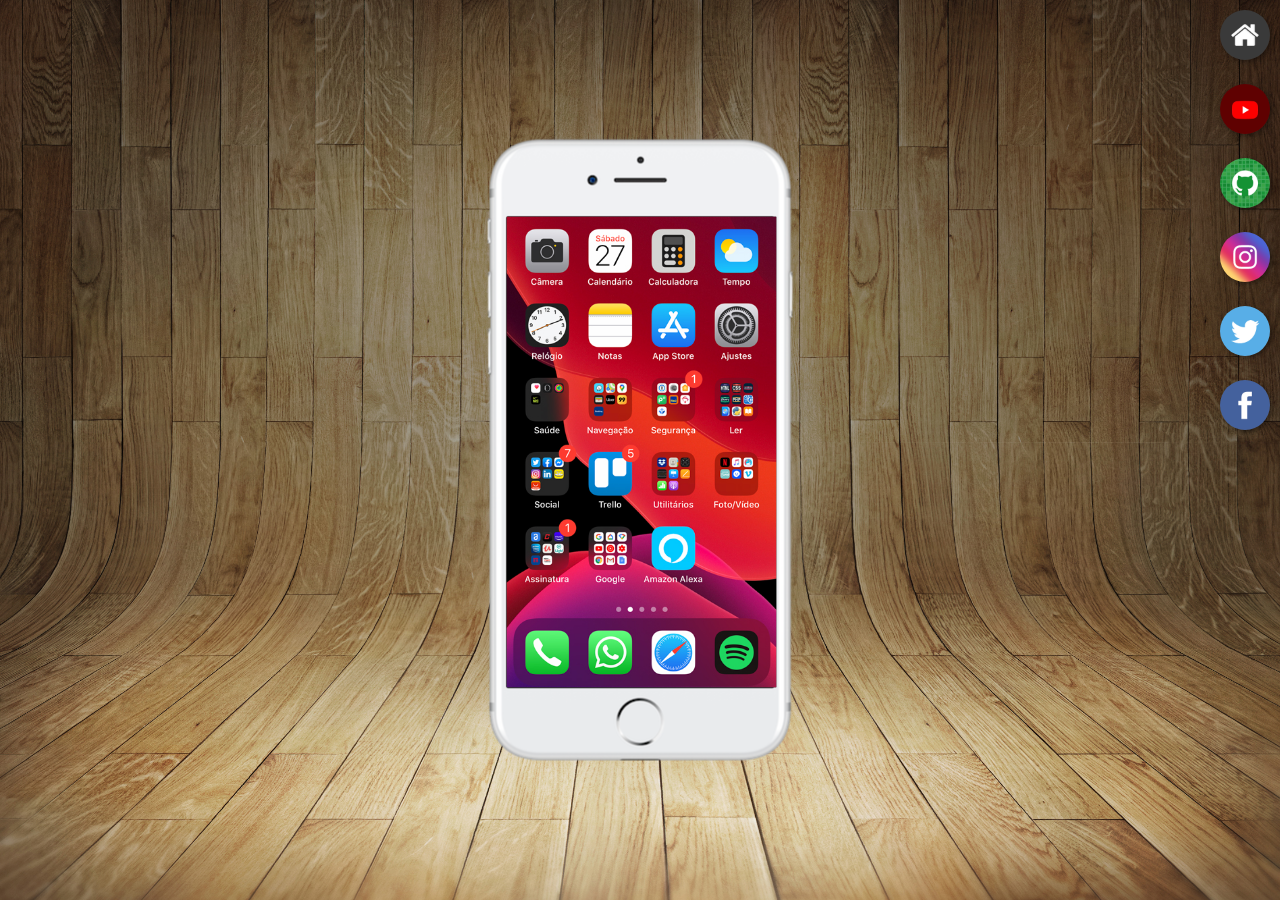
<file: index.html>
<!DOCTYPE html>
<html lang="pt-br">
<head>
    <meta charset="UTF-8">
    <meta http-equiv="X-UA-Compatible" content="IE=edge">
    <meta name="viewport" content="width=device-width, initial-scale=1.0">
    <link rel="shortcut icon" href="favicon.ico" type="image/x-icon">
    <title>Projeto Redes Sociais</title>
    <link rel="stylesheet" href="estilos/style.css">
</head>
<body>
    <main>
        <section id="telefone">
            <iframe src="home.html" name="tela" id="tela" frameborder="0">
                Seu navegador não é compatível com isso.
            </iframe>
        </section>
        <section id="redes-sociais">
            <a href="home.html" target="tela"> <img src="imagens/logo-home.jpg" alt="Home"></a><br>
            <a href="youtube.html" target="tela"><img src="imagens/logo-youtube.jpg" alt="YouTube"></a><br>
            <a href="github.html" target="tela"><img src="imagens/logo-github.jpg" alt="GitHub"></a><br>
            <a href="instagram.html" target="tela"><img src="imagens/logo-instagram.jpg" alt="Instagram"></a><br>
            <a href="twitter.html" target="tela"><img src="imagens/logo-twitter.jpg" alt="Twitter"></a><br>
            <a href="facebook.html" target="tela"><img src="imagens/logo-facebook.jpg" alt="Facebook"></a>
        </section>
    </main>
</body>
</html>
</file>
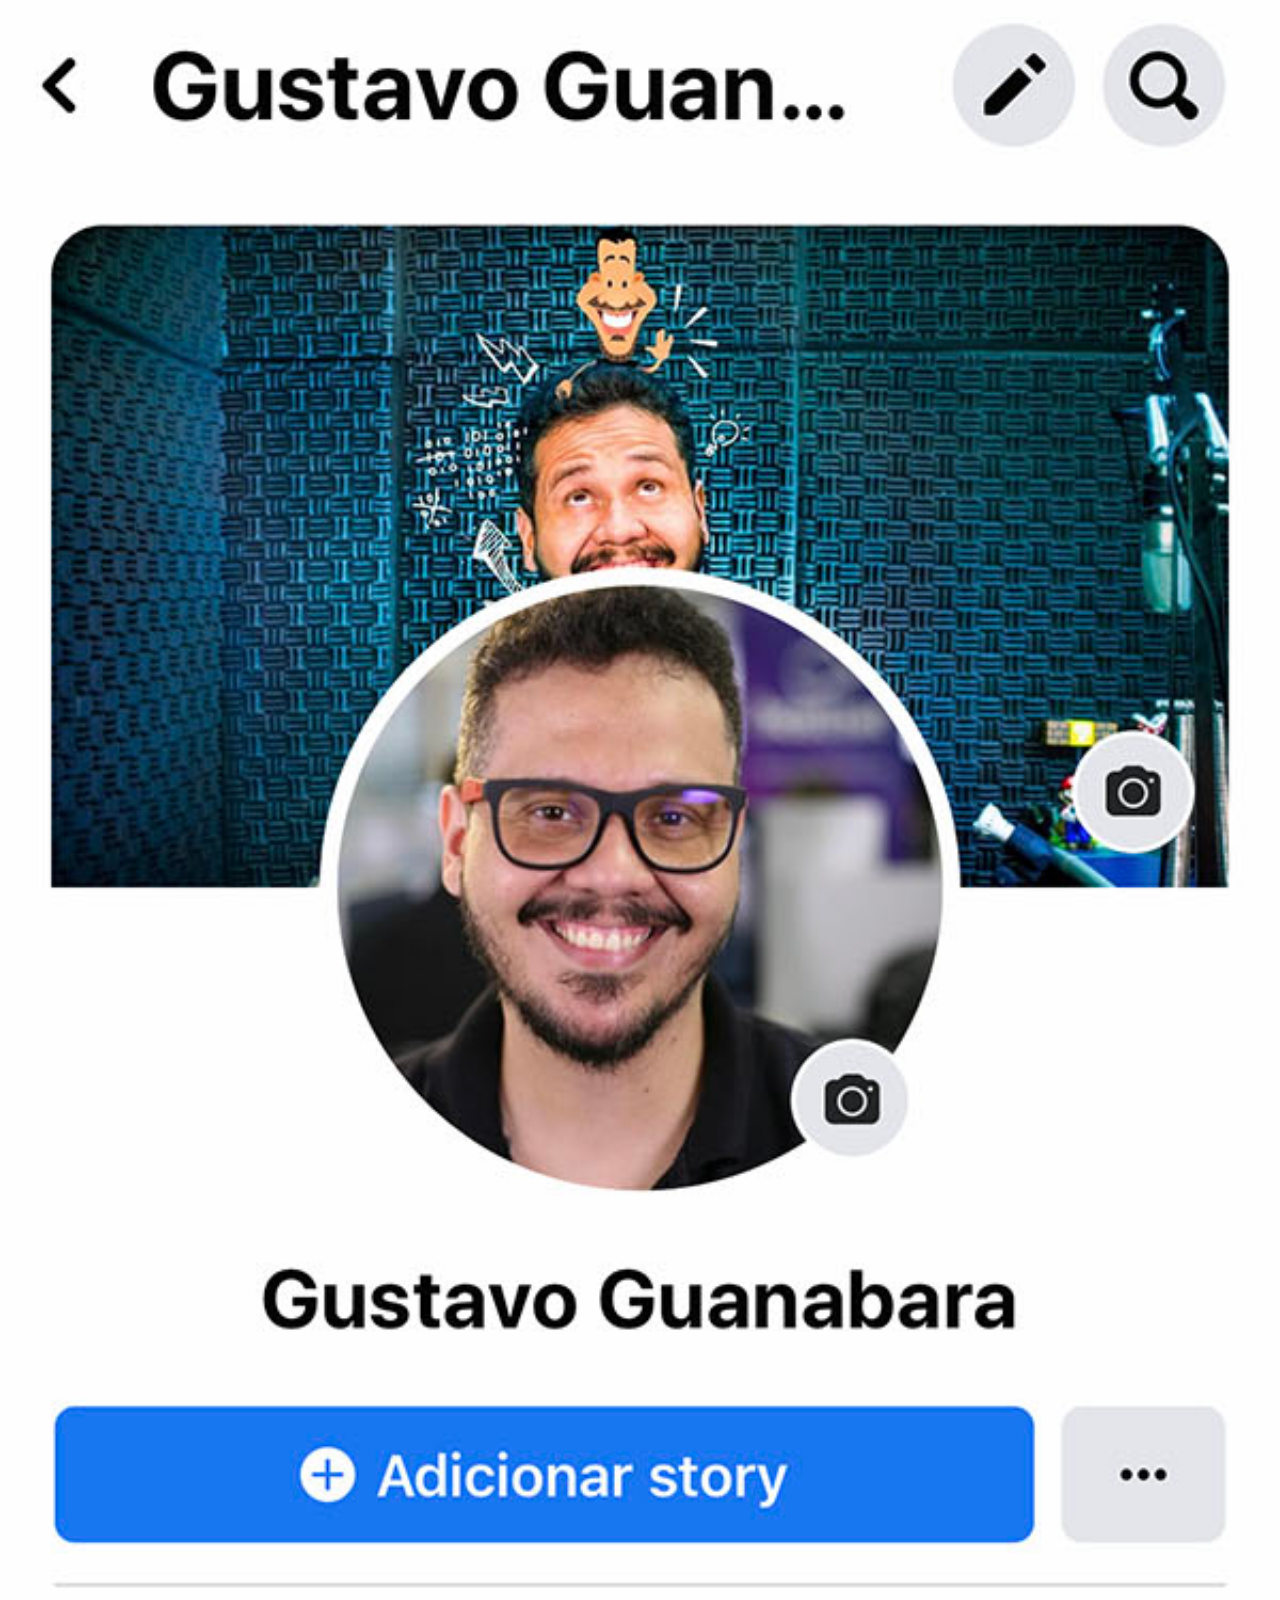
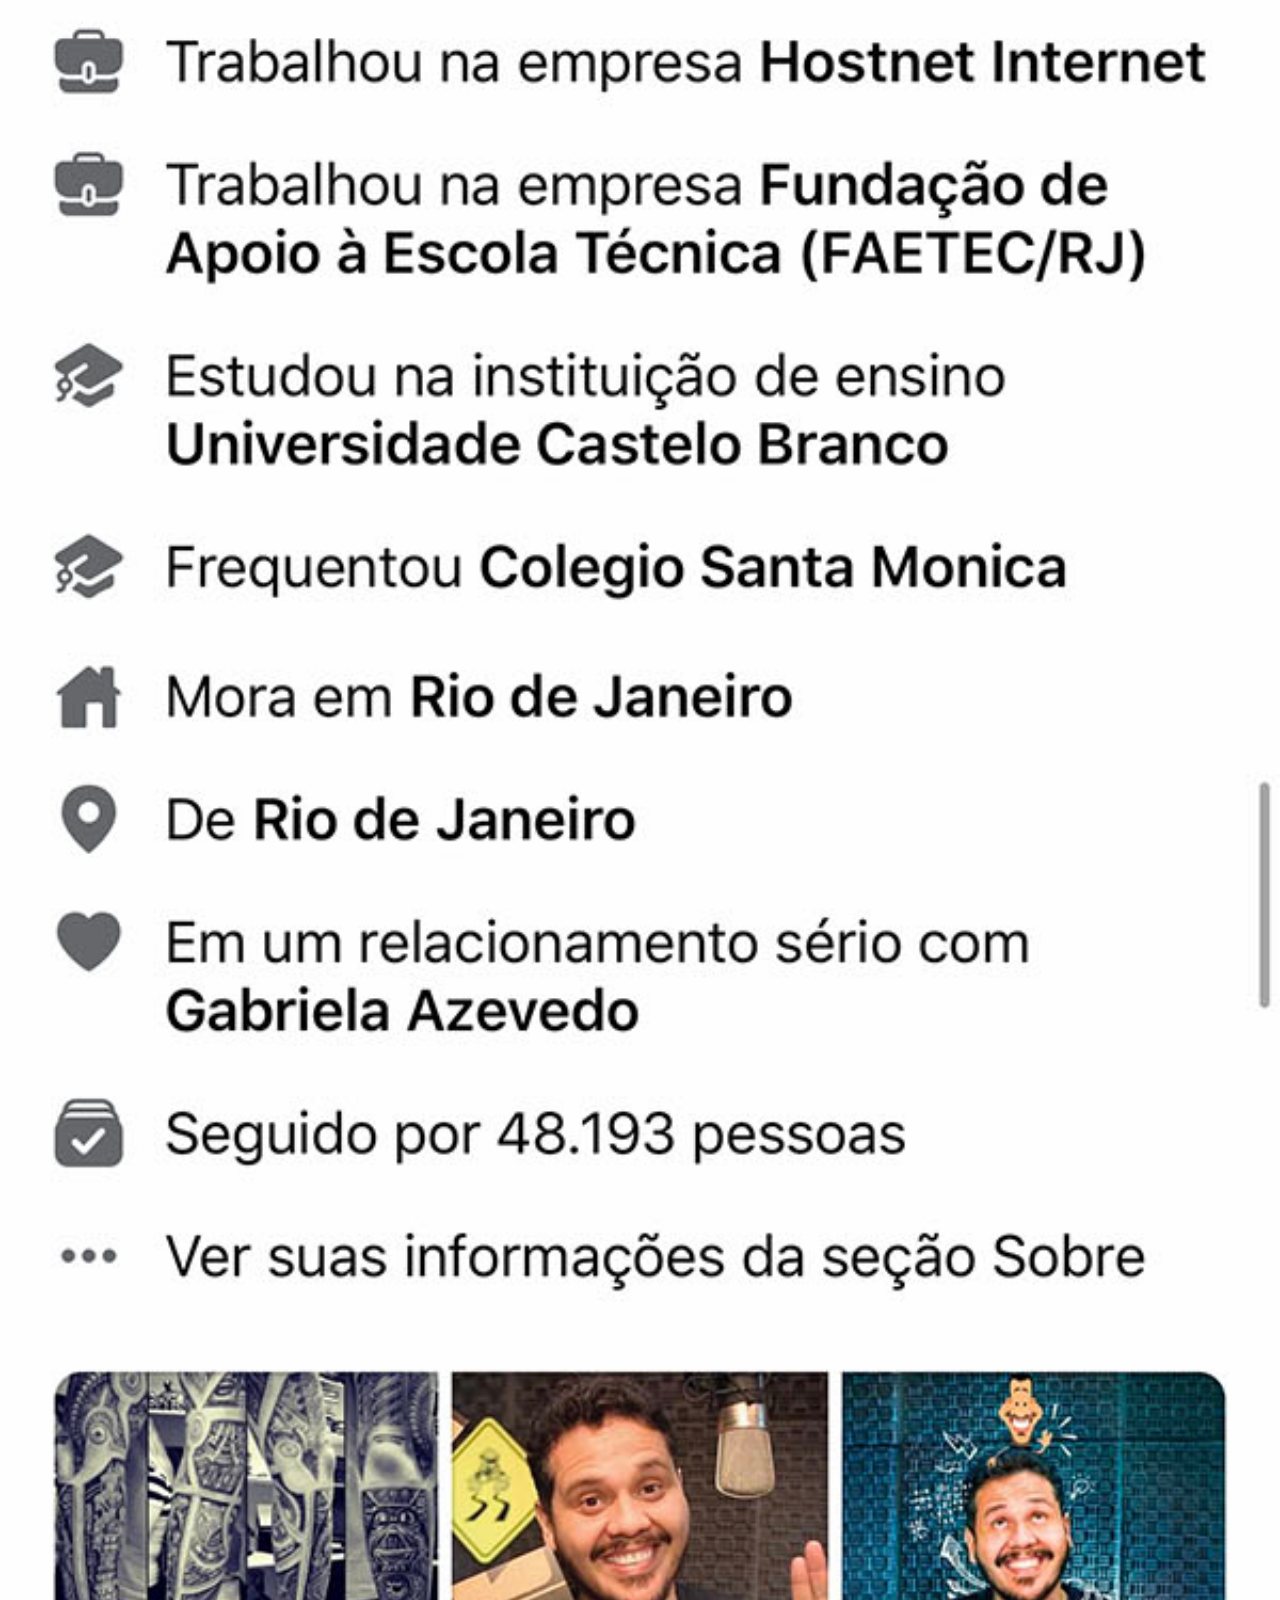
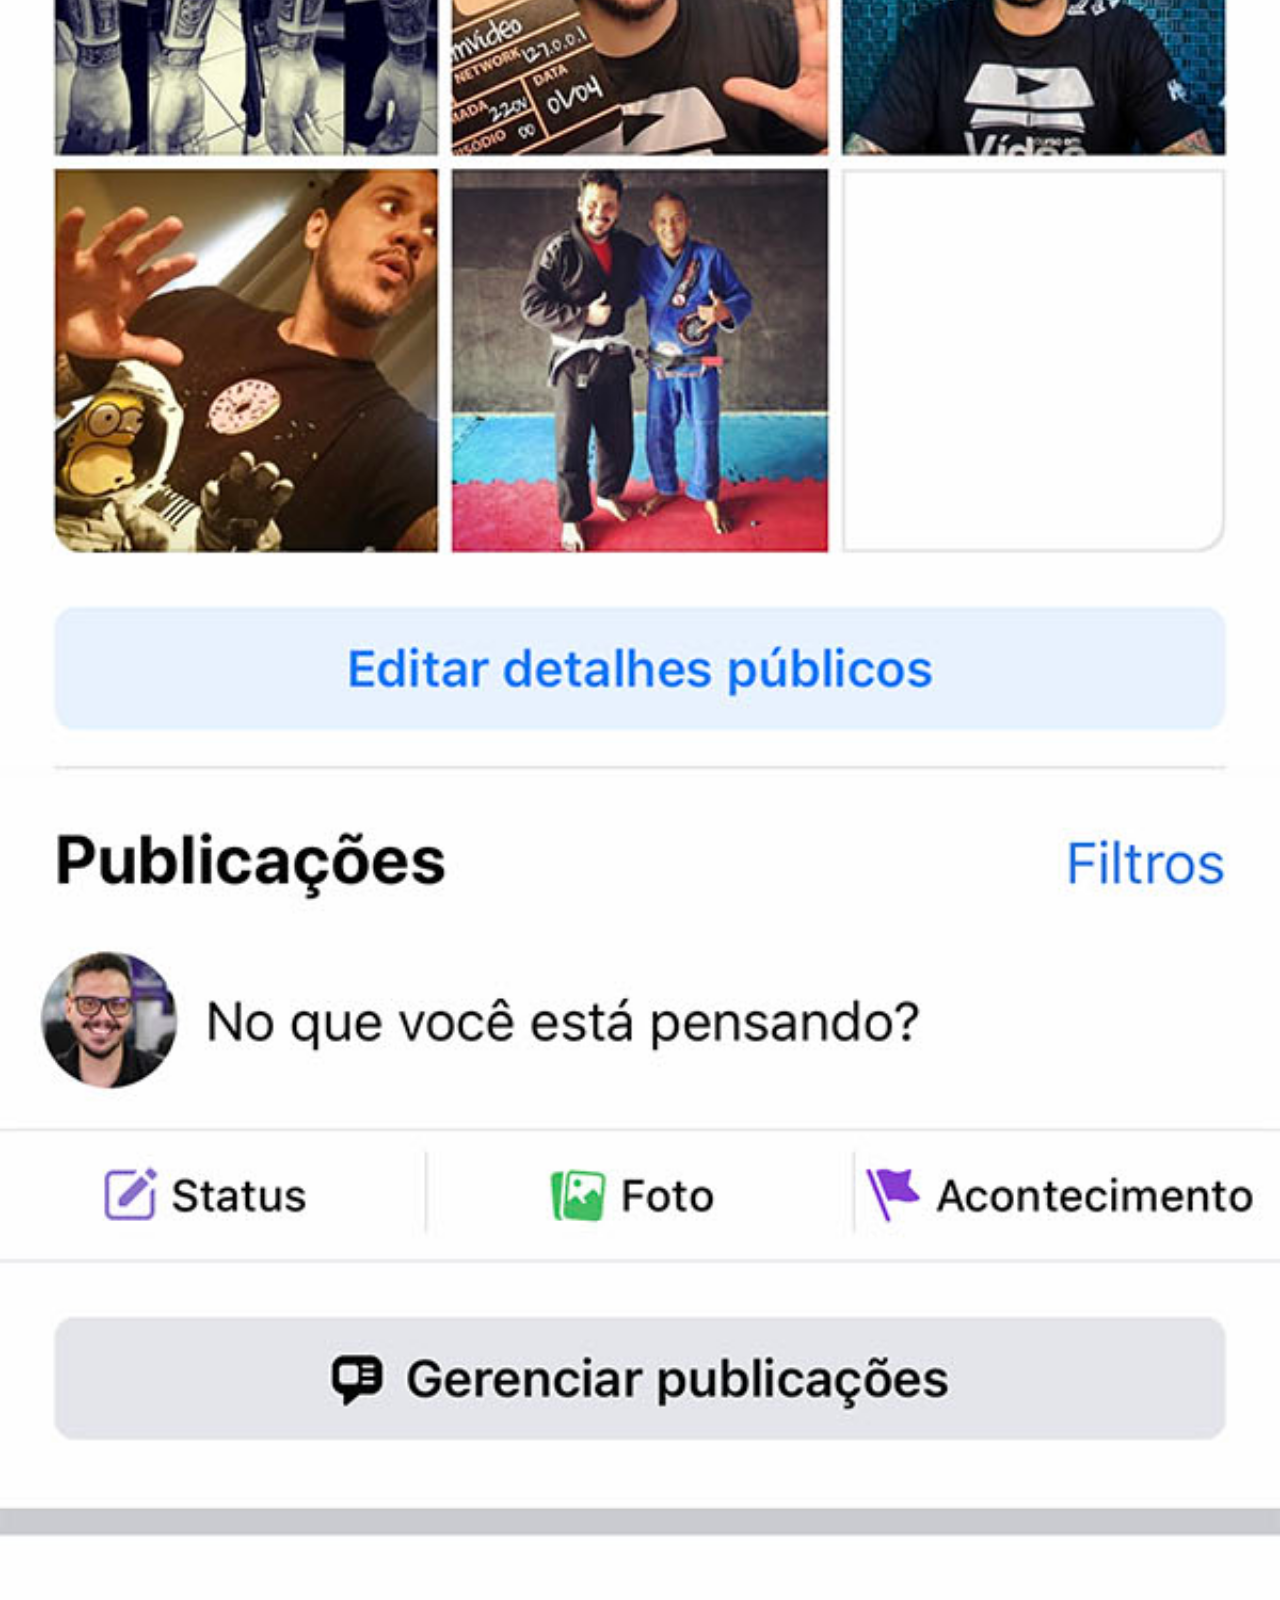
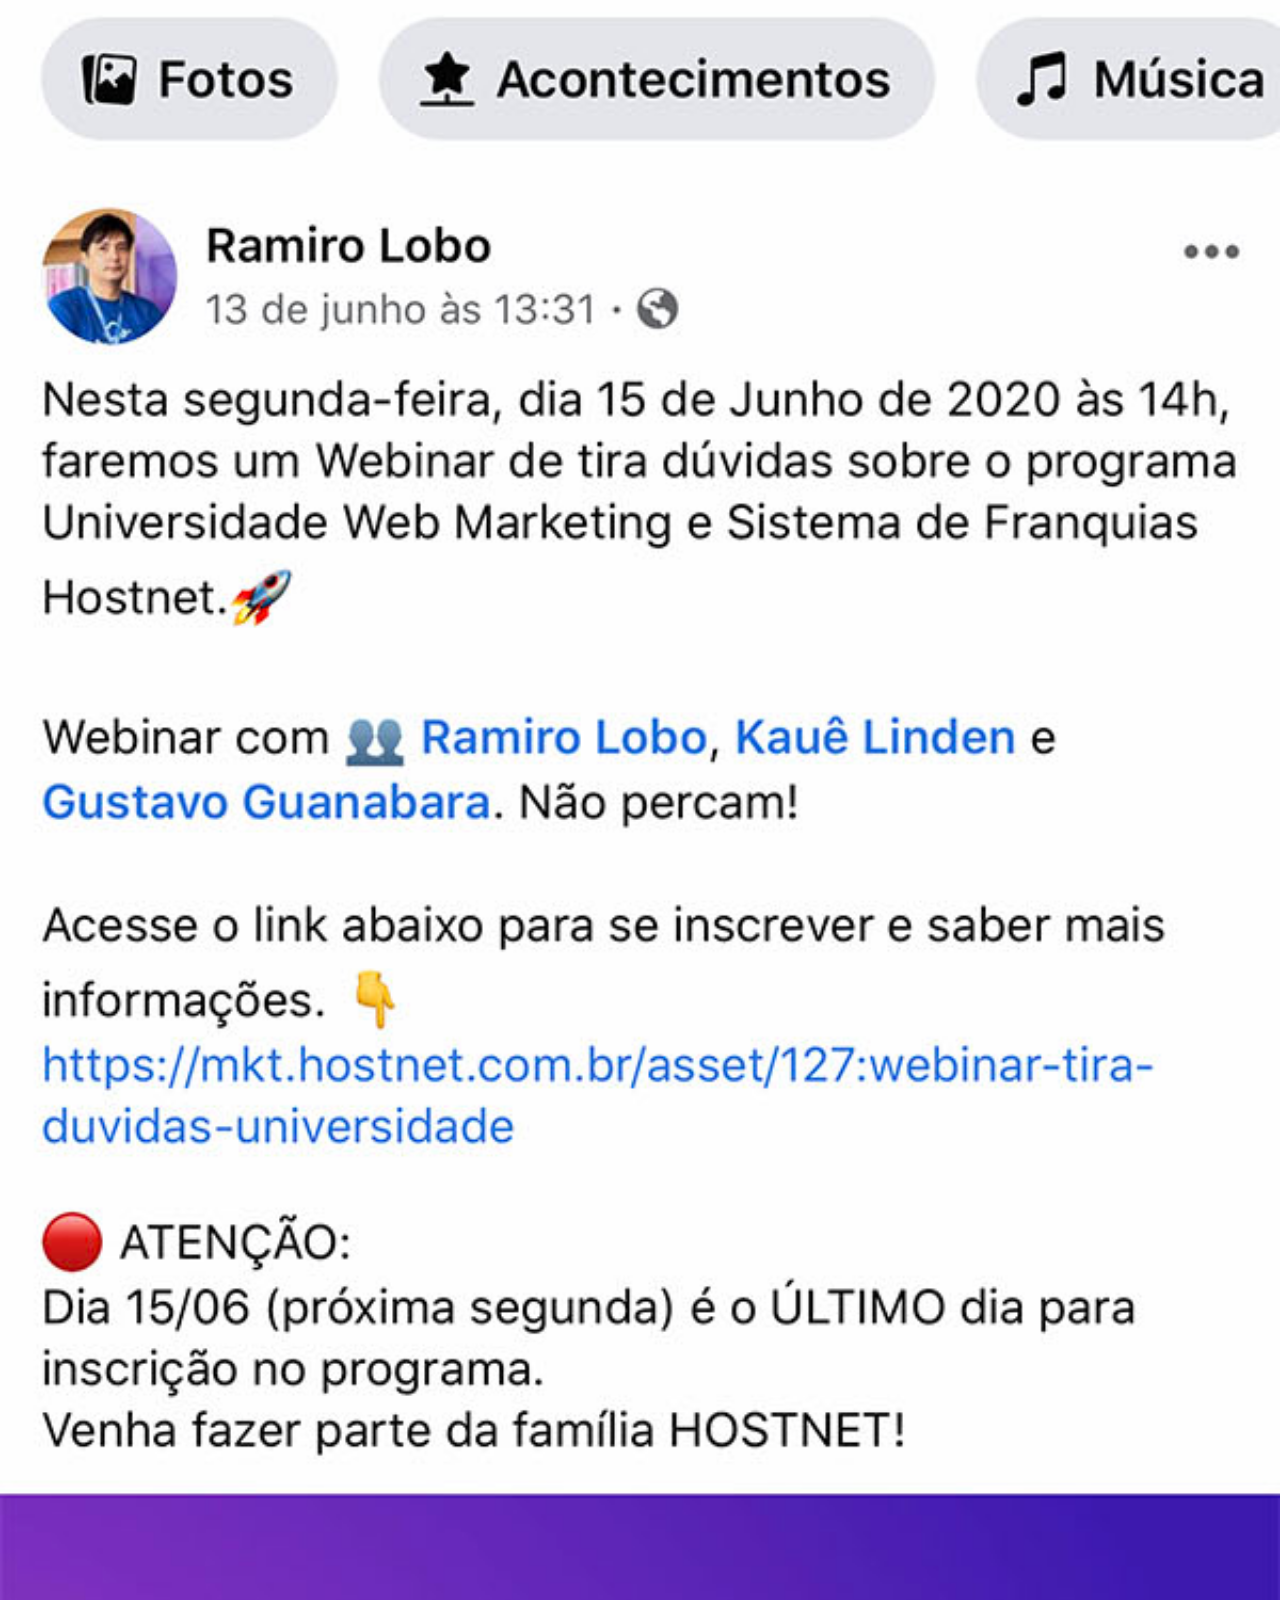
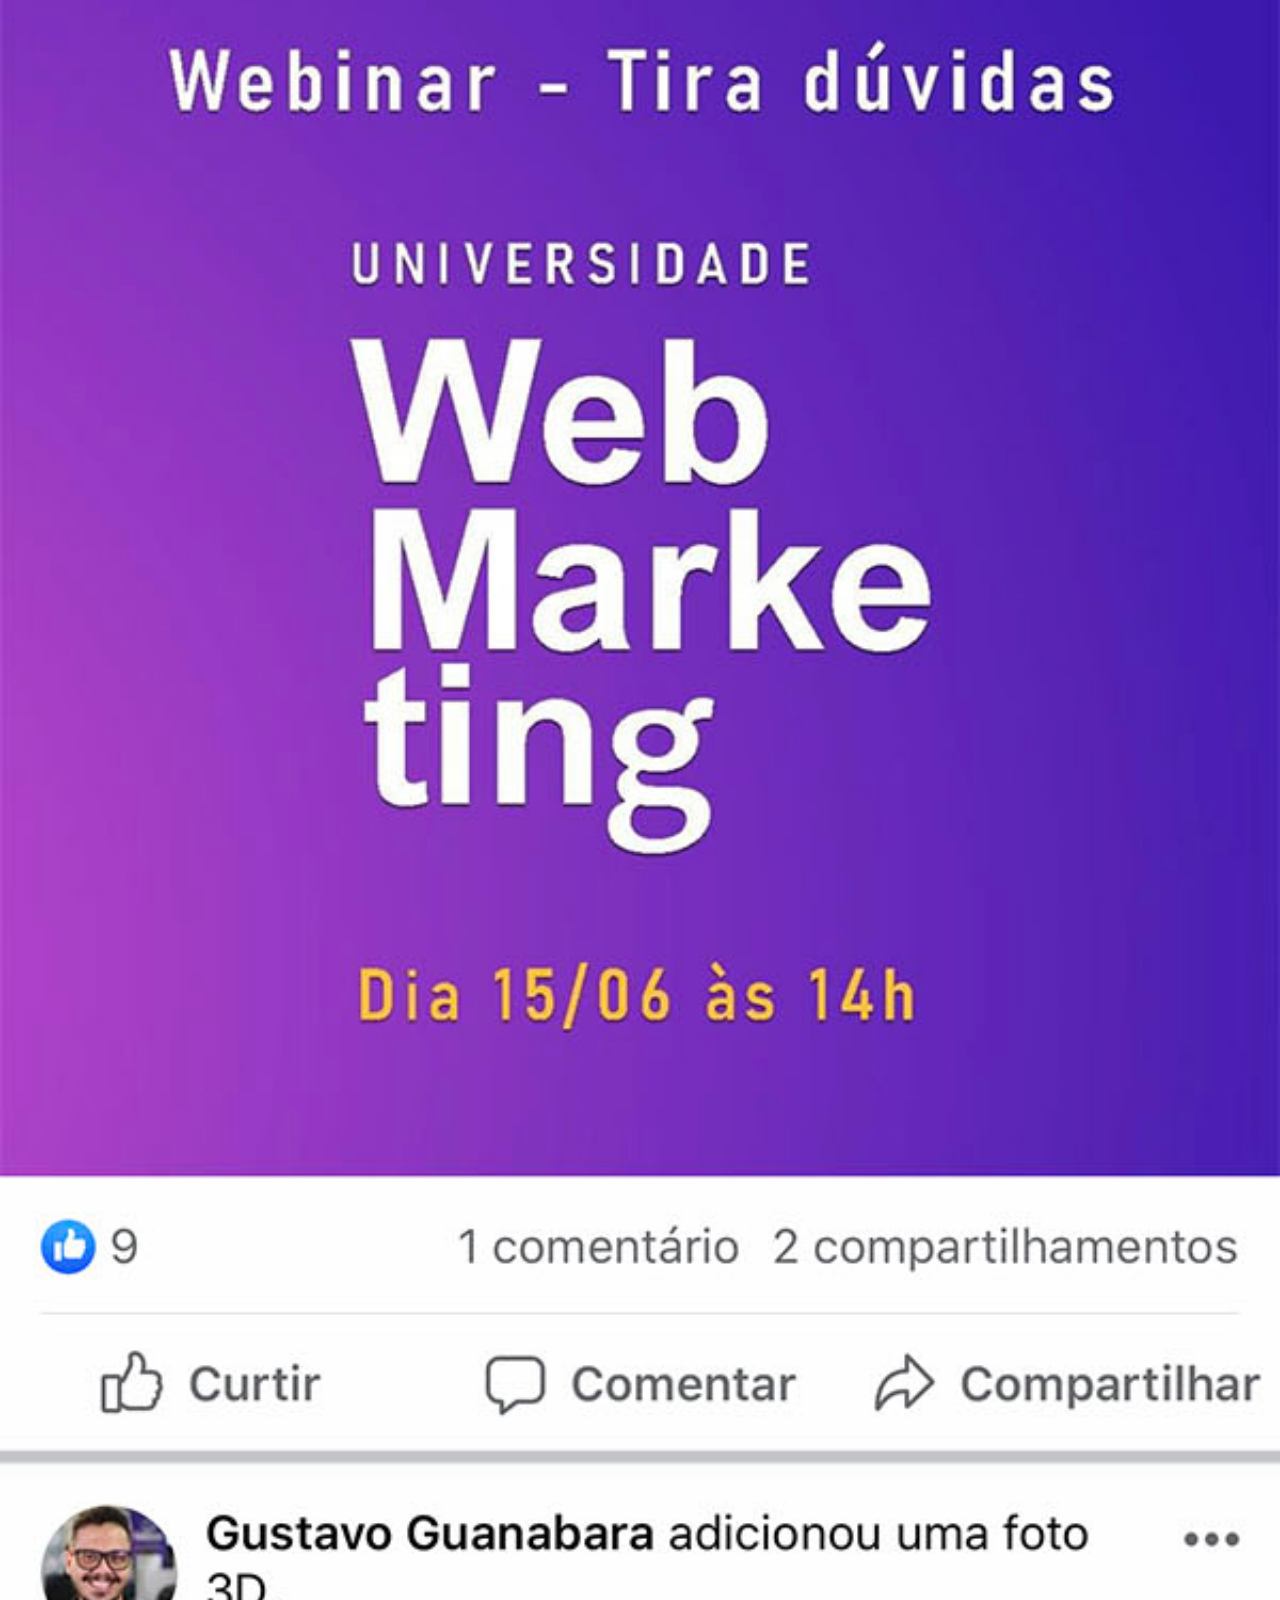
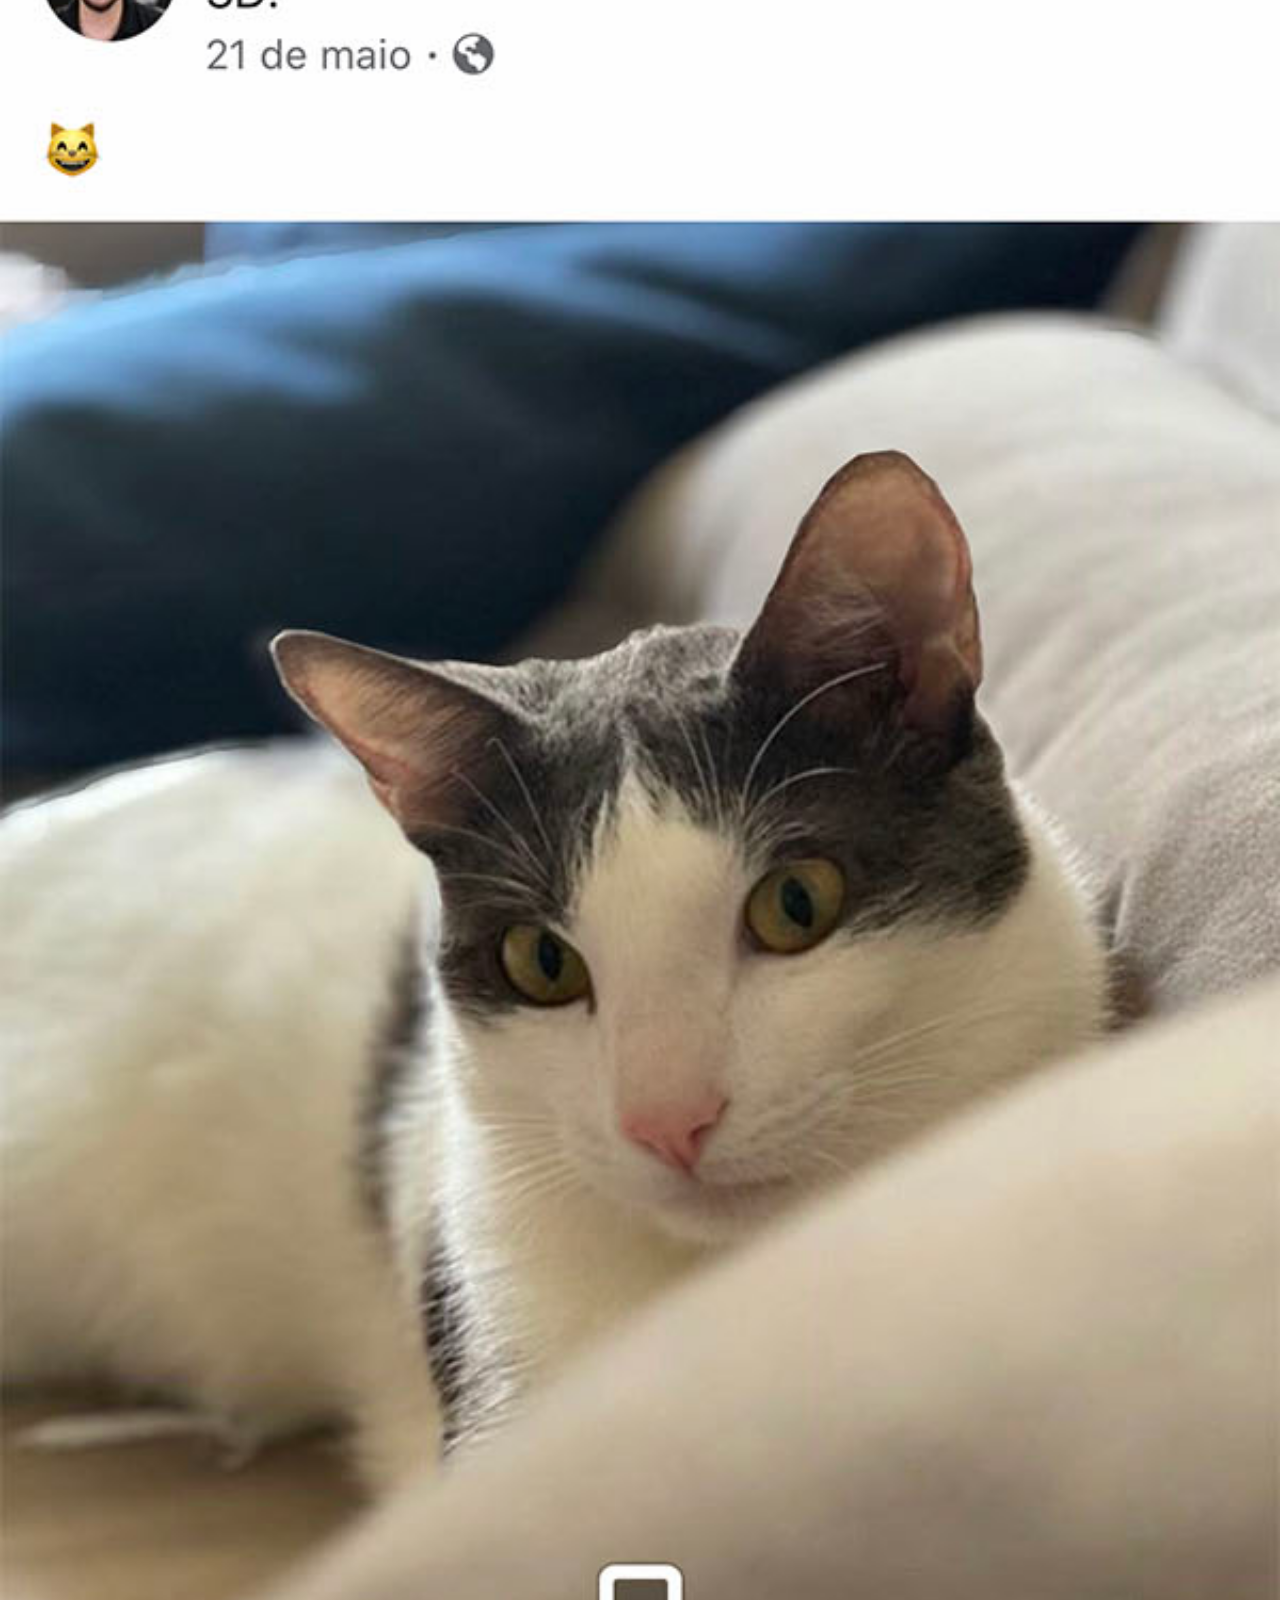
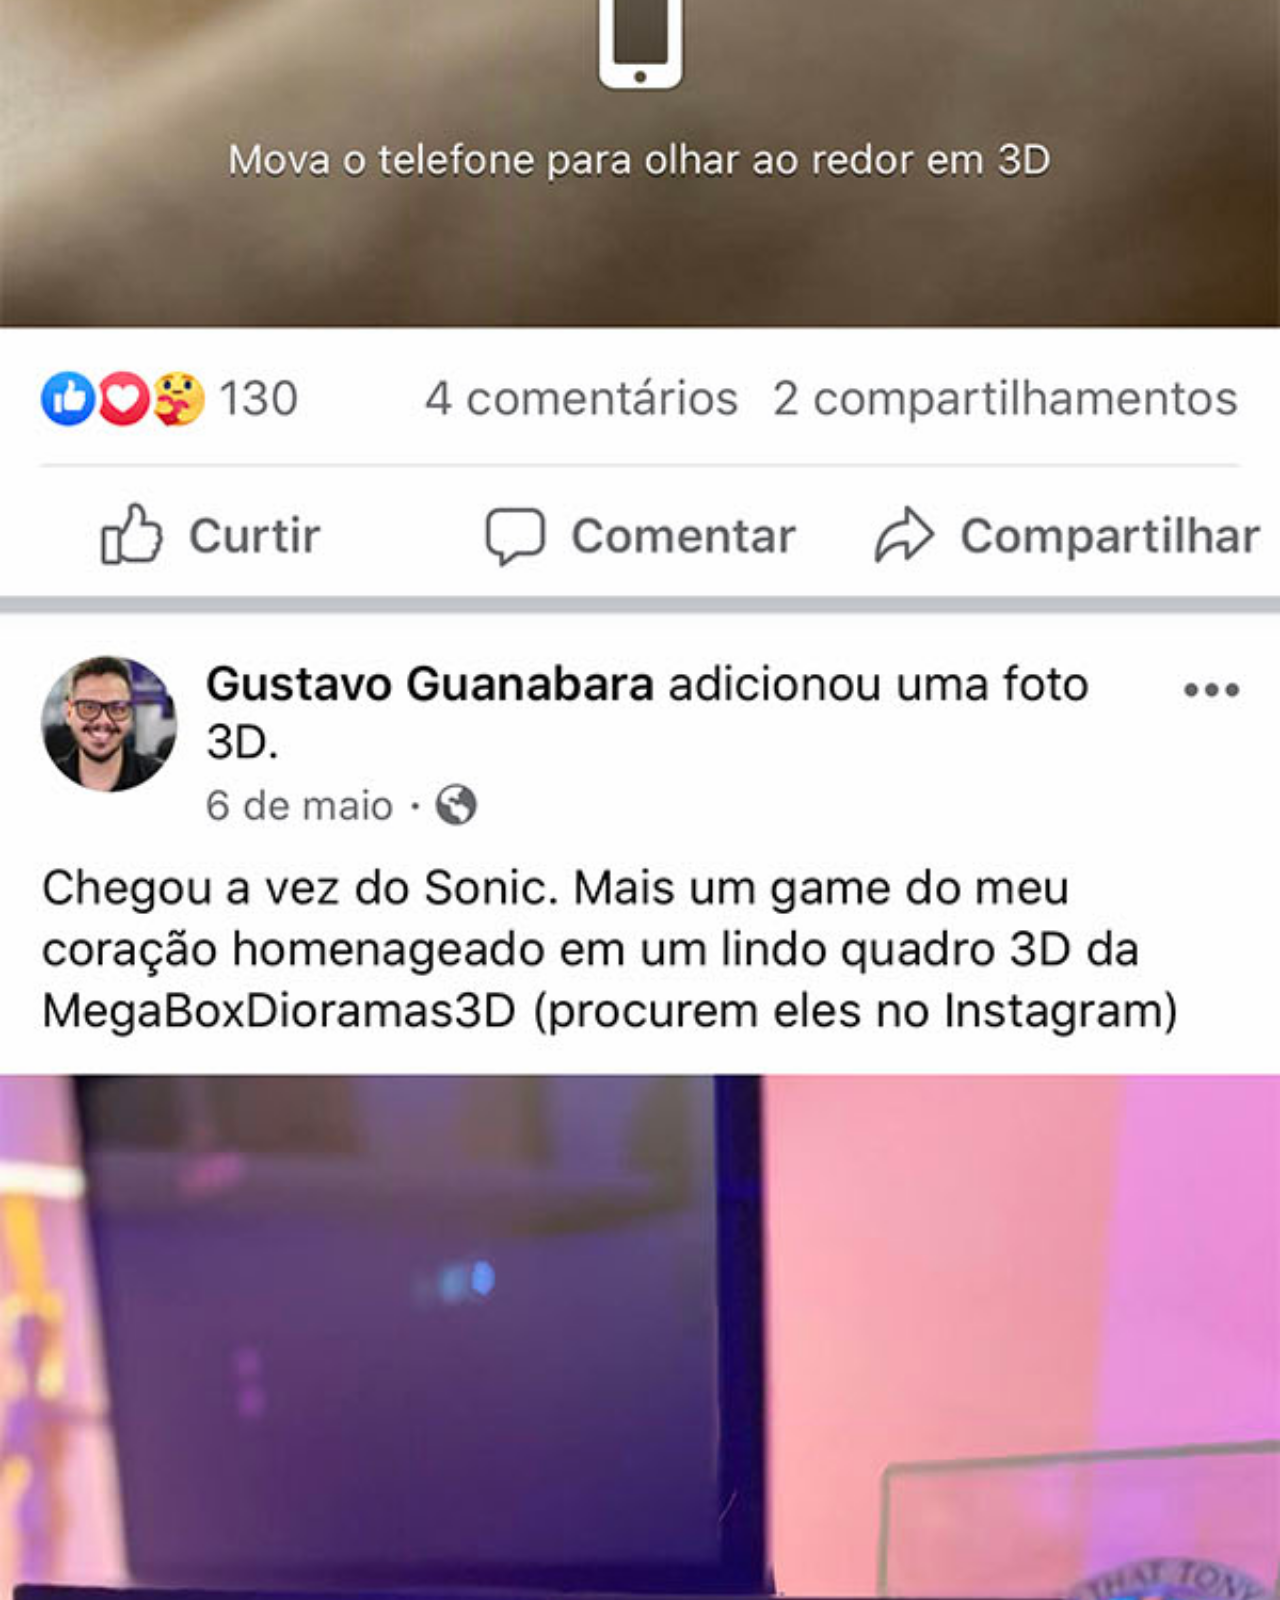
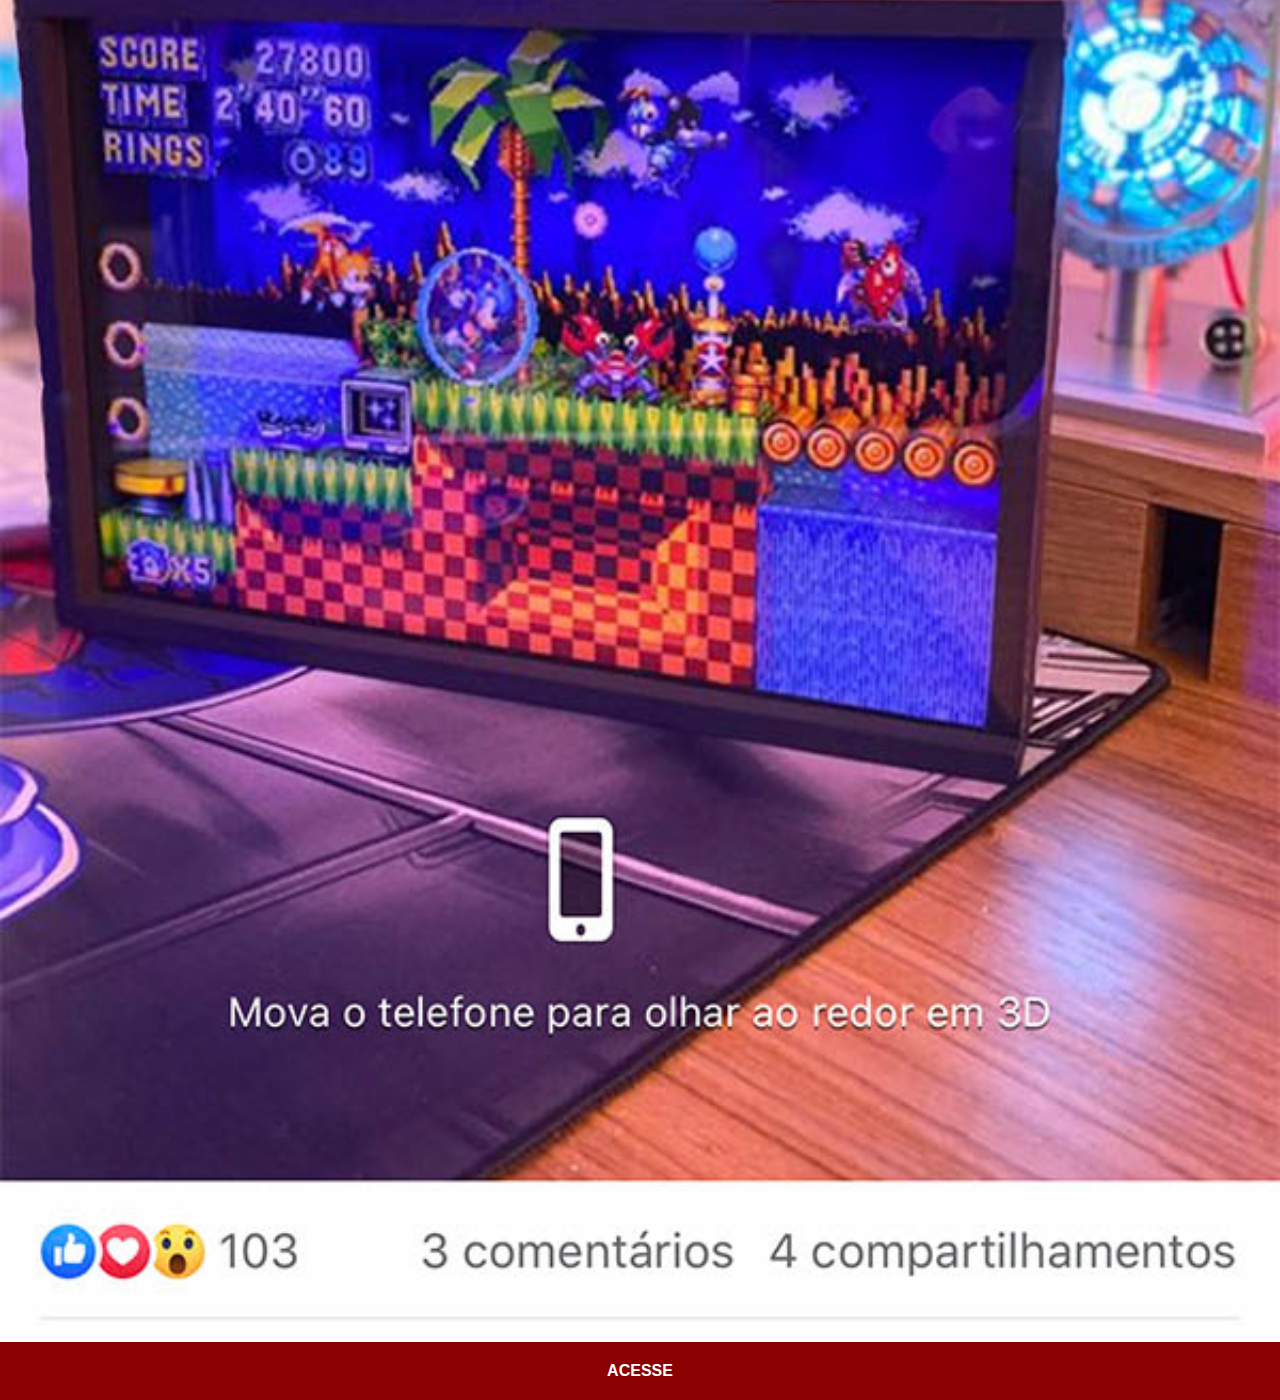
<file: facebook.html>
<!DOCTYPE html>
<html lang="pt-br">
<head>
    <meta charset="UTF-8">
    <meta http-equiv="X-UA-Compatible" content="IE=edge">
    <meta name="viewport" content="width=device-width, initial-scale=1.0">
    <title>Facebook</title>
    <link rel="stylesheet" href="estilos/social.css">
</head>
<body>
    <img src="imagens/tela-facebook.jpg" alt="Facebook">
    <a href="https://www.facebook.com/Thiagonascii/" target="_blank">ACESSE</a>
</body>
</html>
</file>
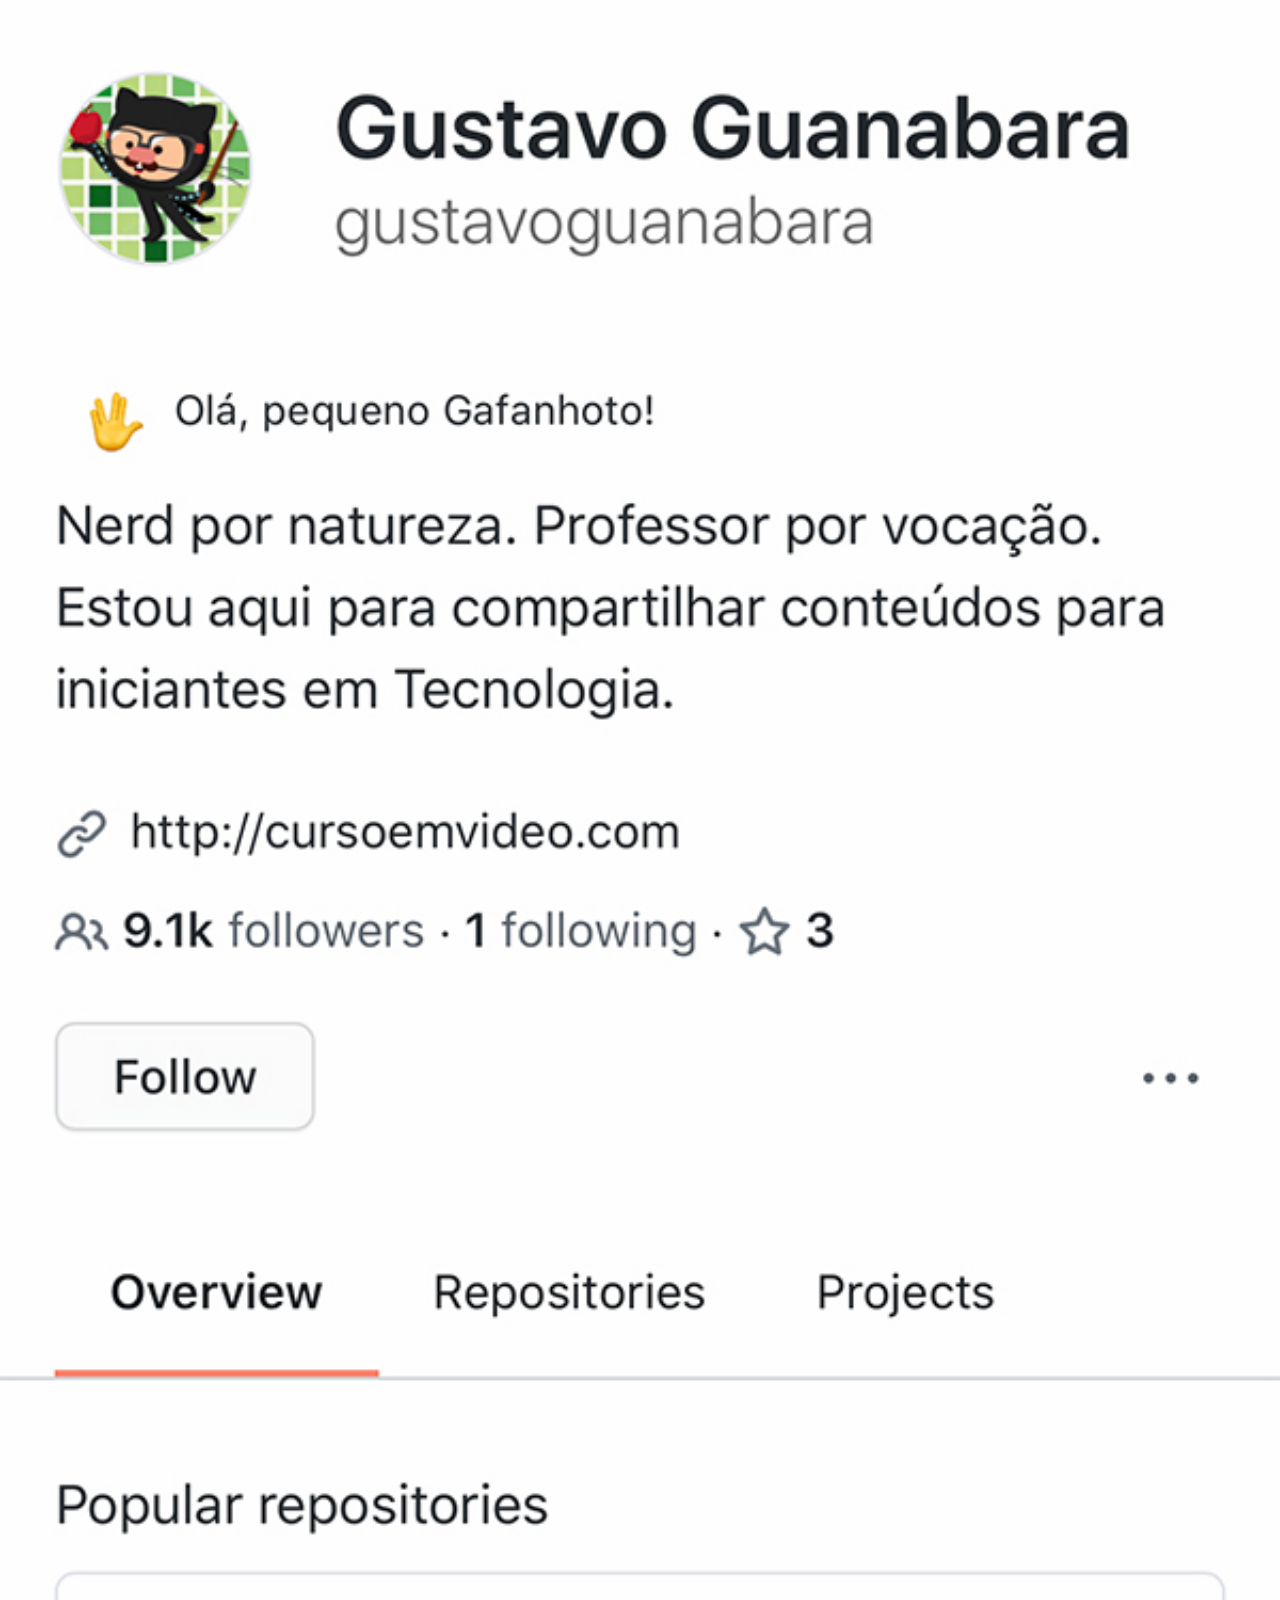
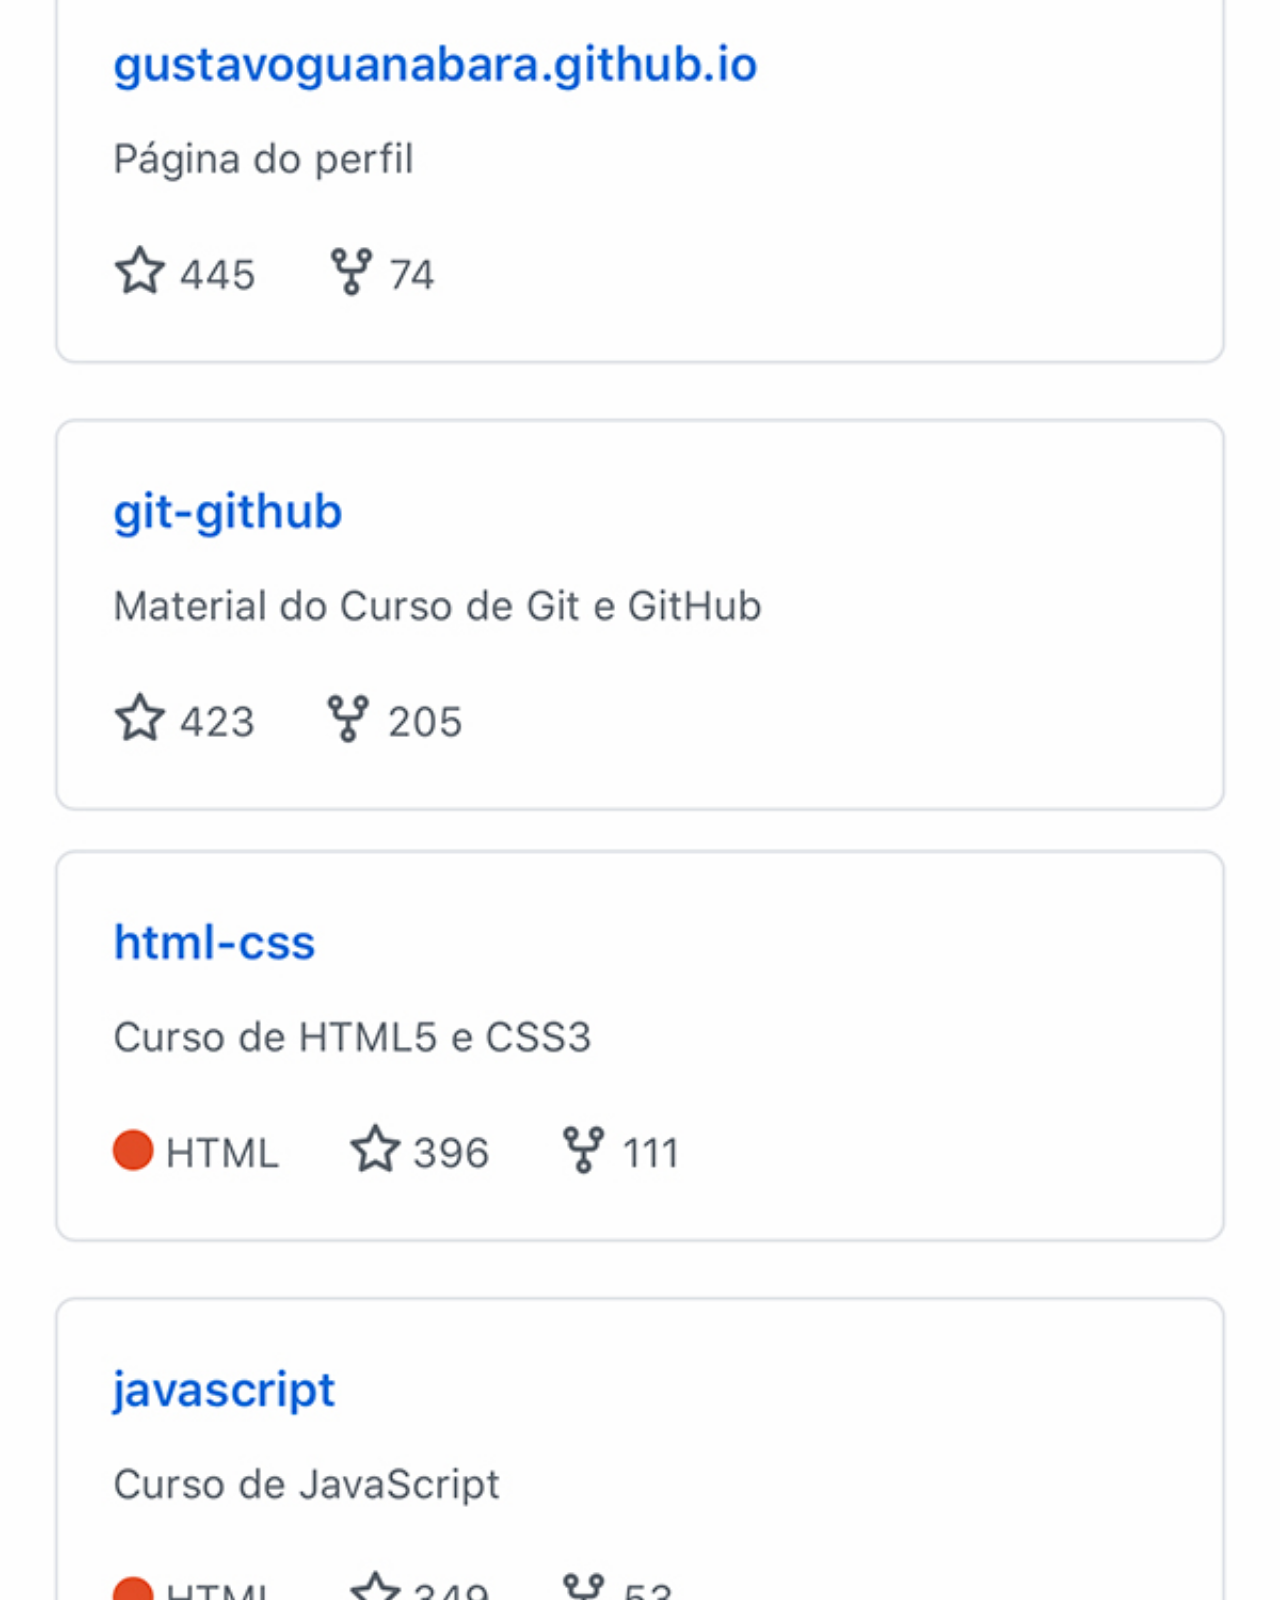
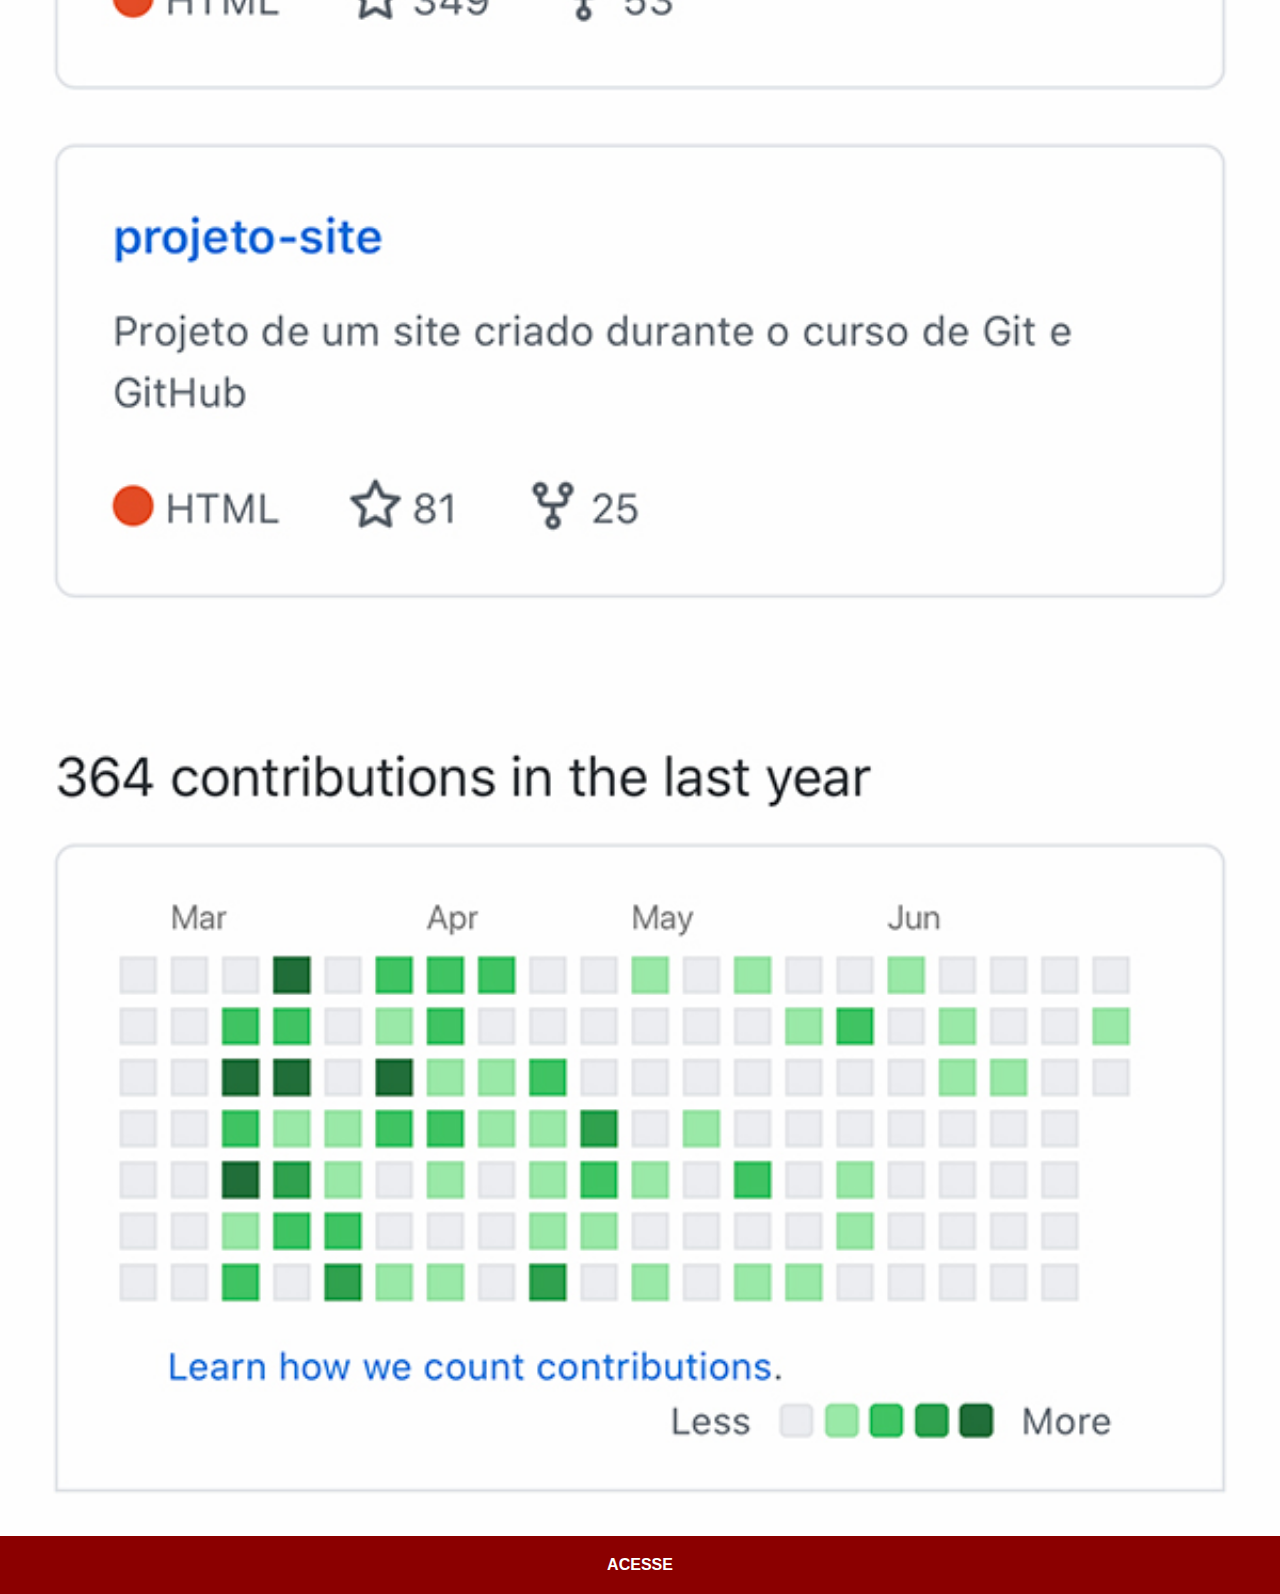
<file: github.html>
<!DOCTYPE html>
<html lang="pt-br">
<head>
    <meta charset="UTF-8">
    <meta http-equiv="X-UA-Compatible" content="IE=edge">
    <meta name="viewport" content="width=device-width, initial-scale=1.0">
    <title>GitHub</title>
    <link rel="stylesheet" href="estilos/social.css">
</head>
<body>
    <img src="imagens/tela-github.jpg"alt="GitHub">
    <a href="https://gustavoguanabara.github.io/" target="_blank">ACESSE</a>
</body>
</html>
</file>
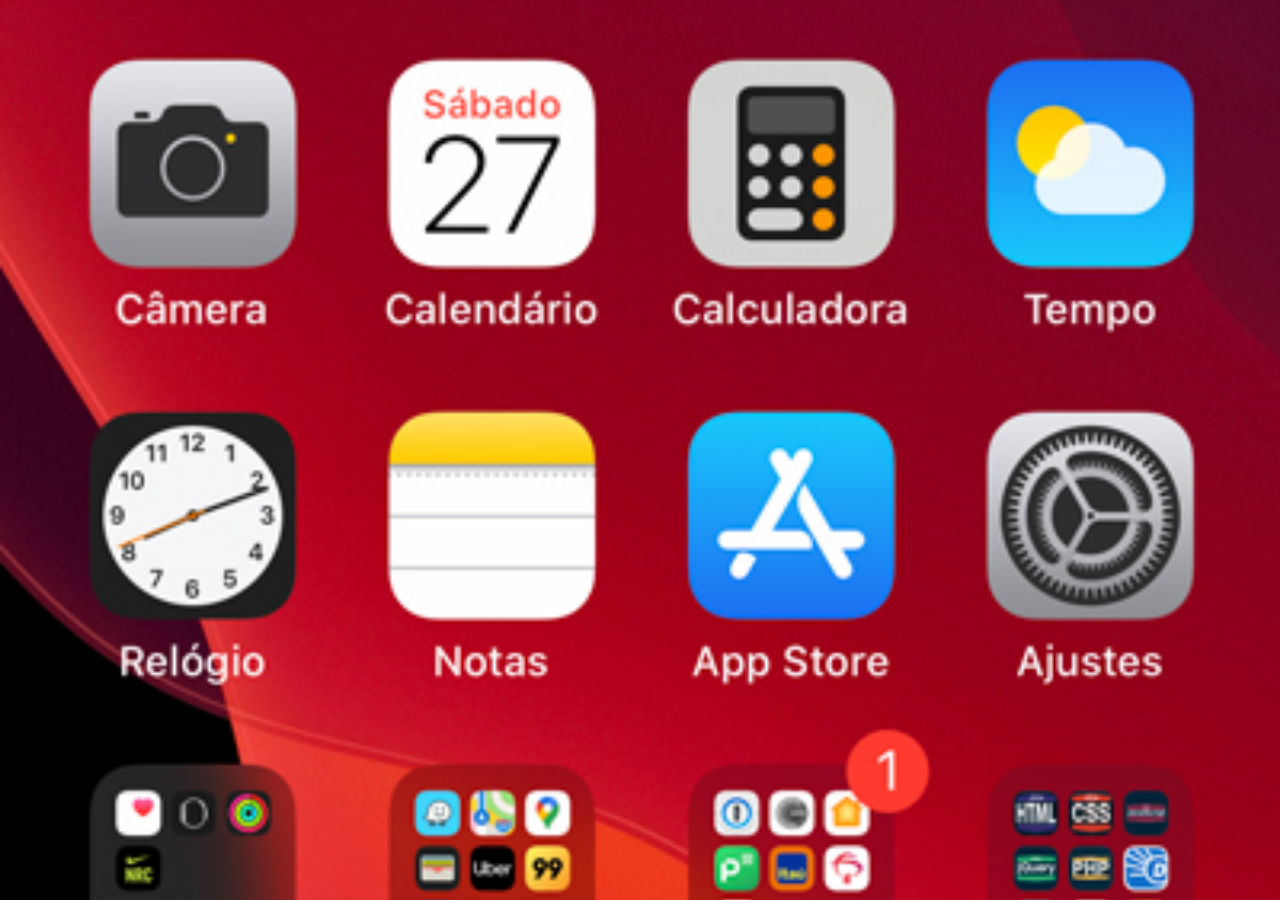
<file: home.html>
<!DOCTYPE html>
<html lang="pt-br">
<head>
    <meta charset="UTF-8">
    <meta http-equiv="X-UA-Compatible" content="IE=edge">
    <meta name="viewport" content="width=device-width, initial-scale=1.0">
    <title>Home</title>
    <style>
        * {
            margin: 0px;
            padding: 0px;
        }
    
        body {
            height: 100vh;
            width: 100vw;
            background: black url("imagens/tela-home.jpg") no-repeat top center;
            background-size: cover;
        }
    </style>
</head>

<body>
    
</body>
</html>
</file>
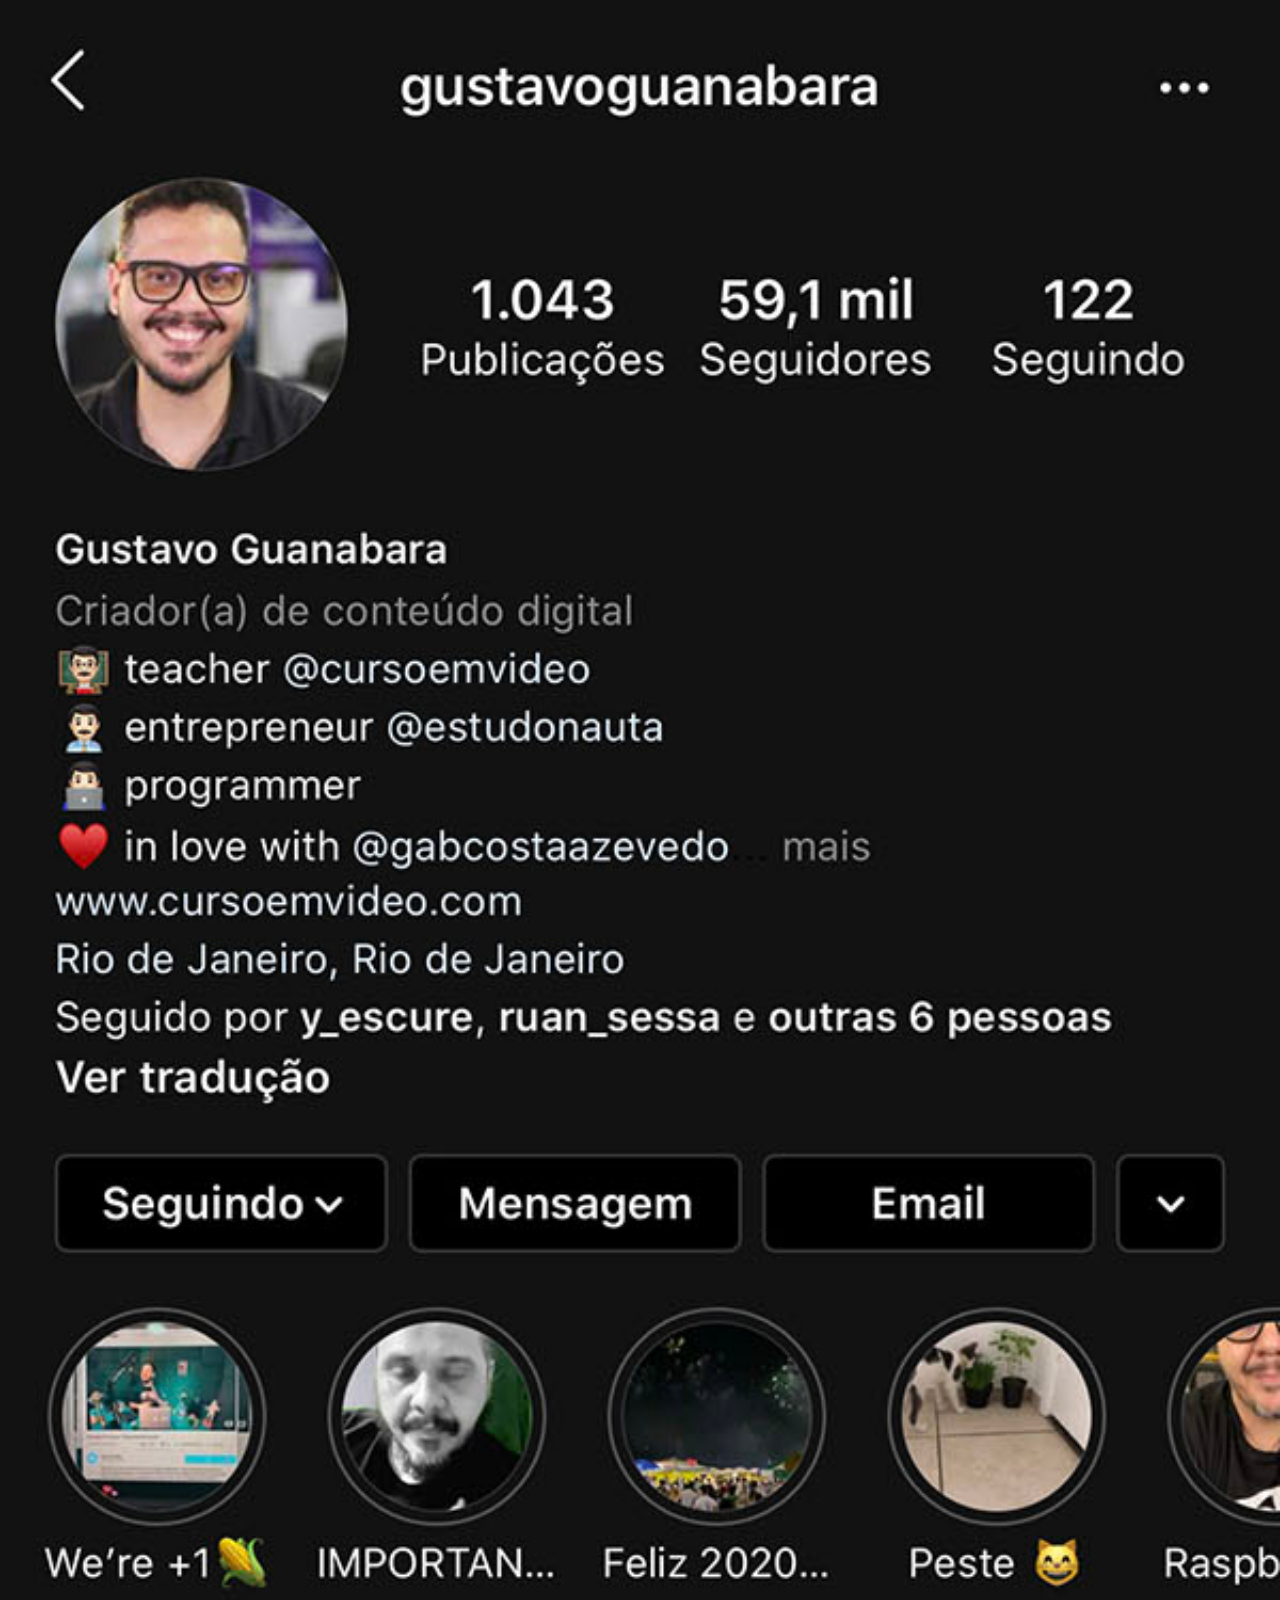
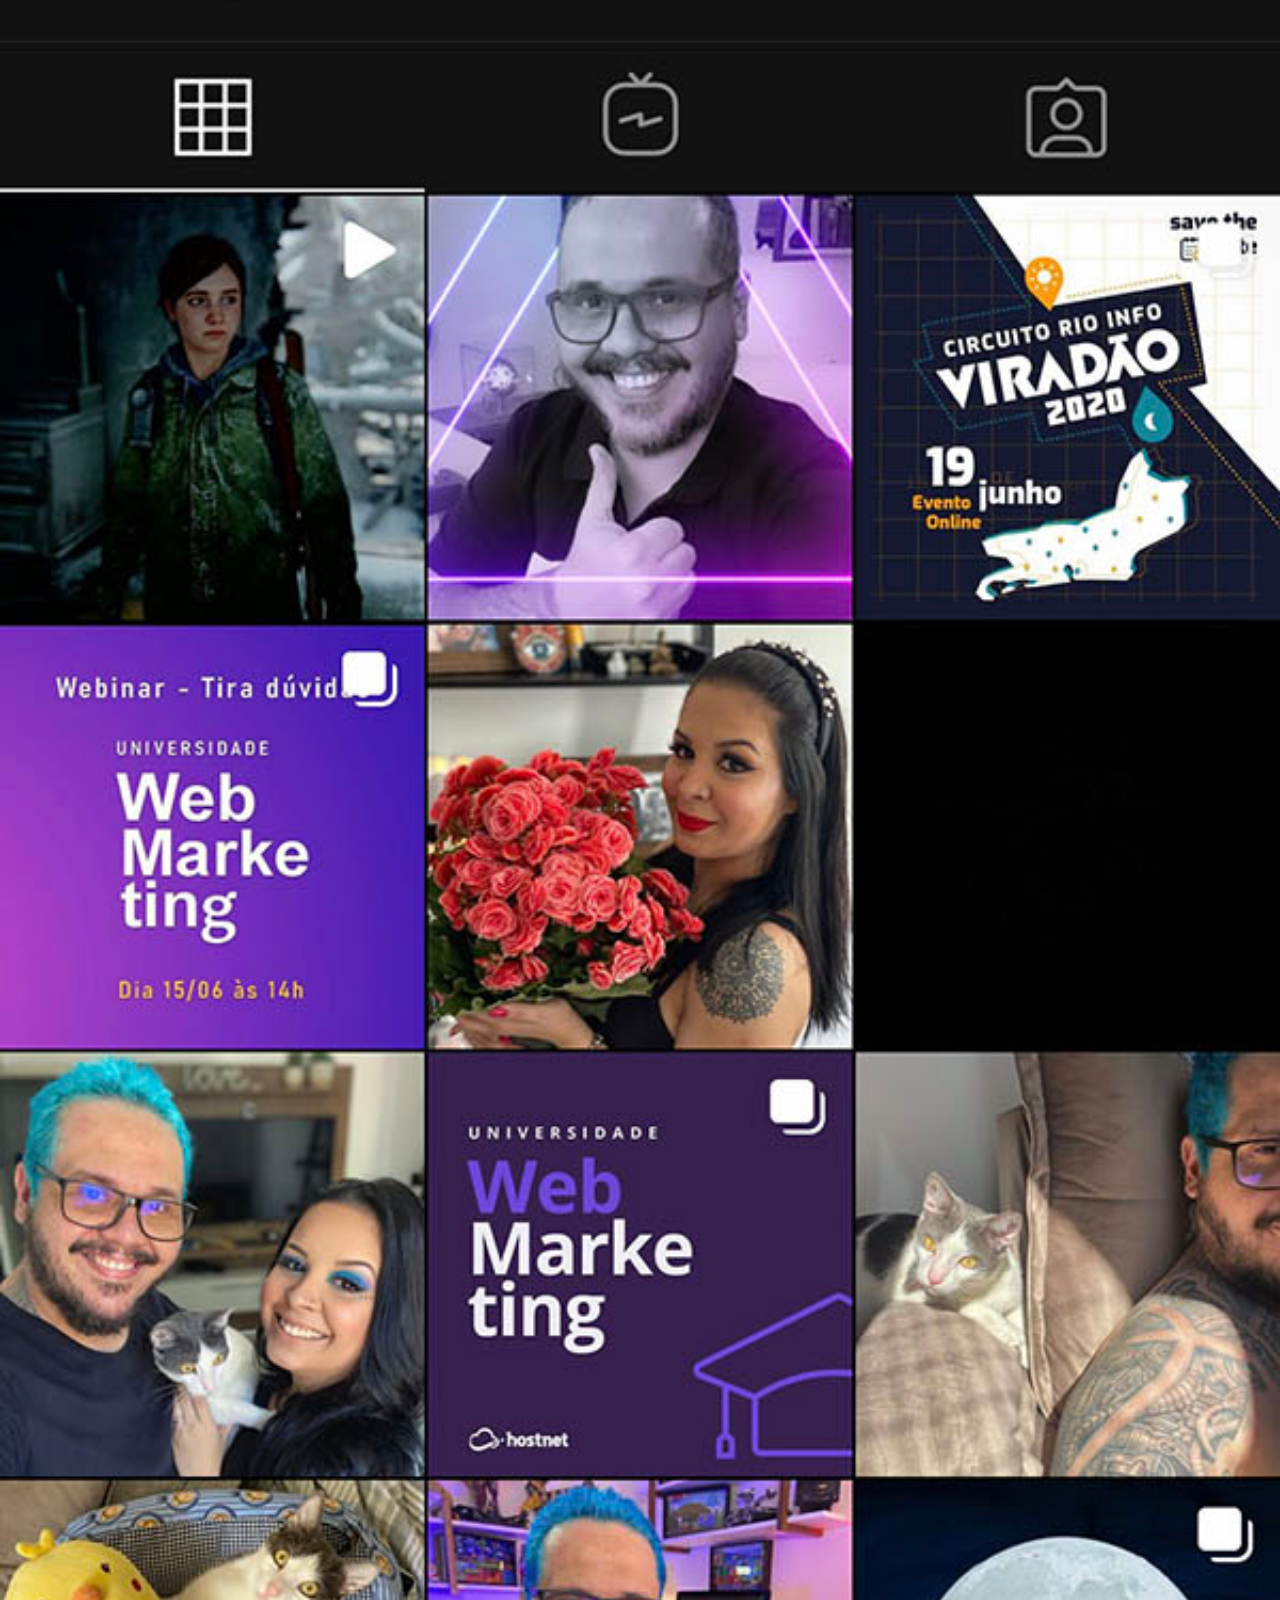
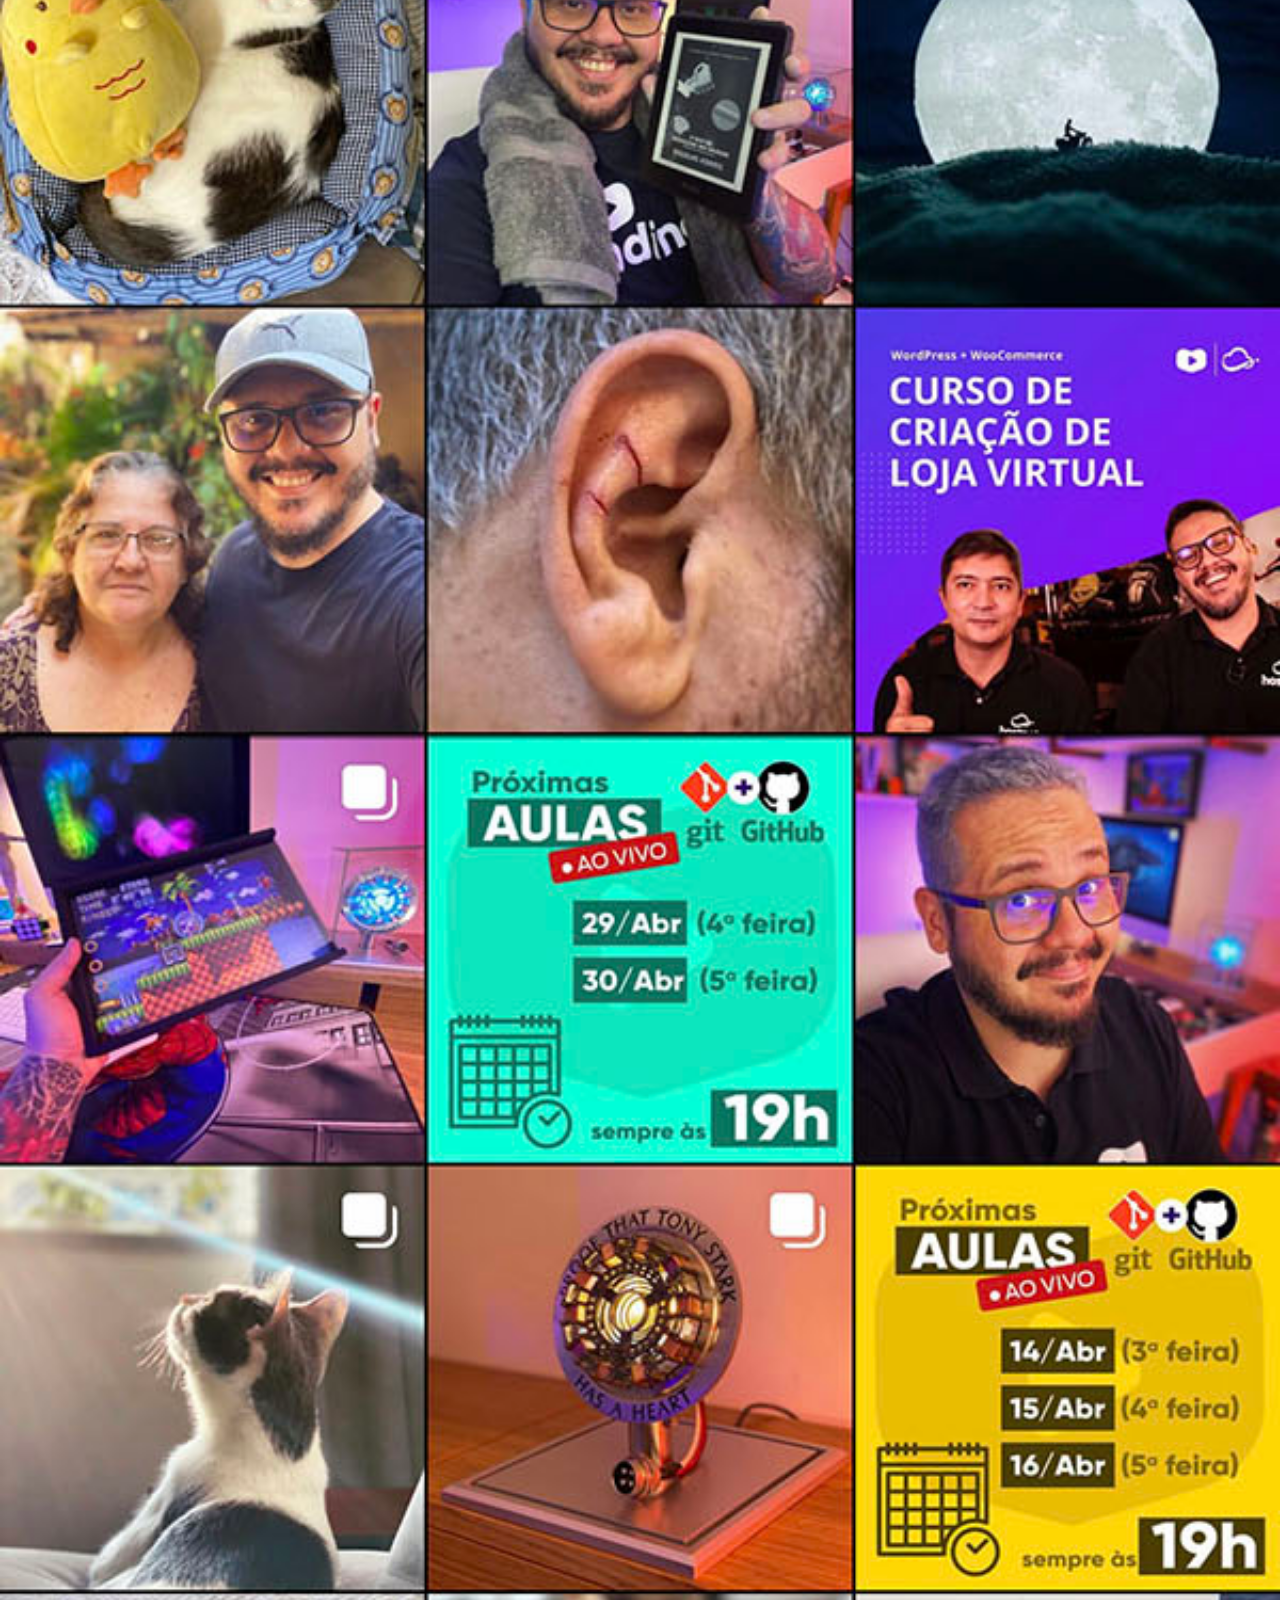
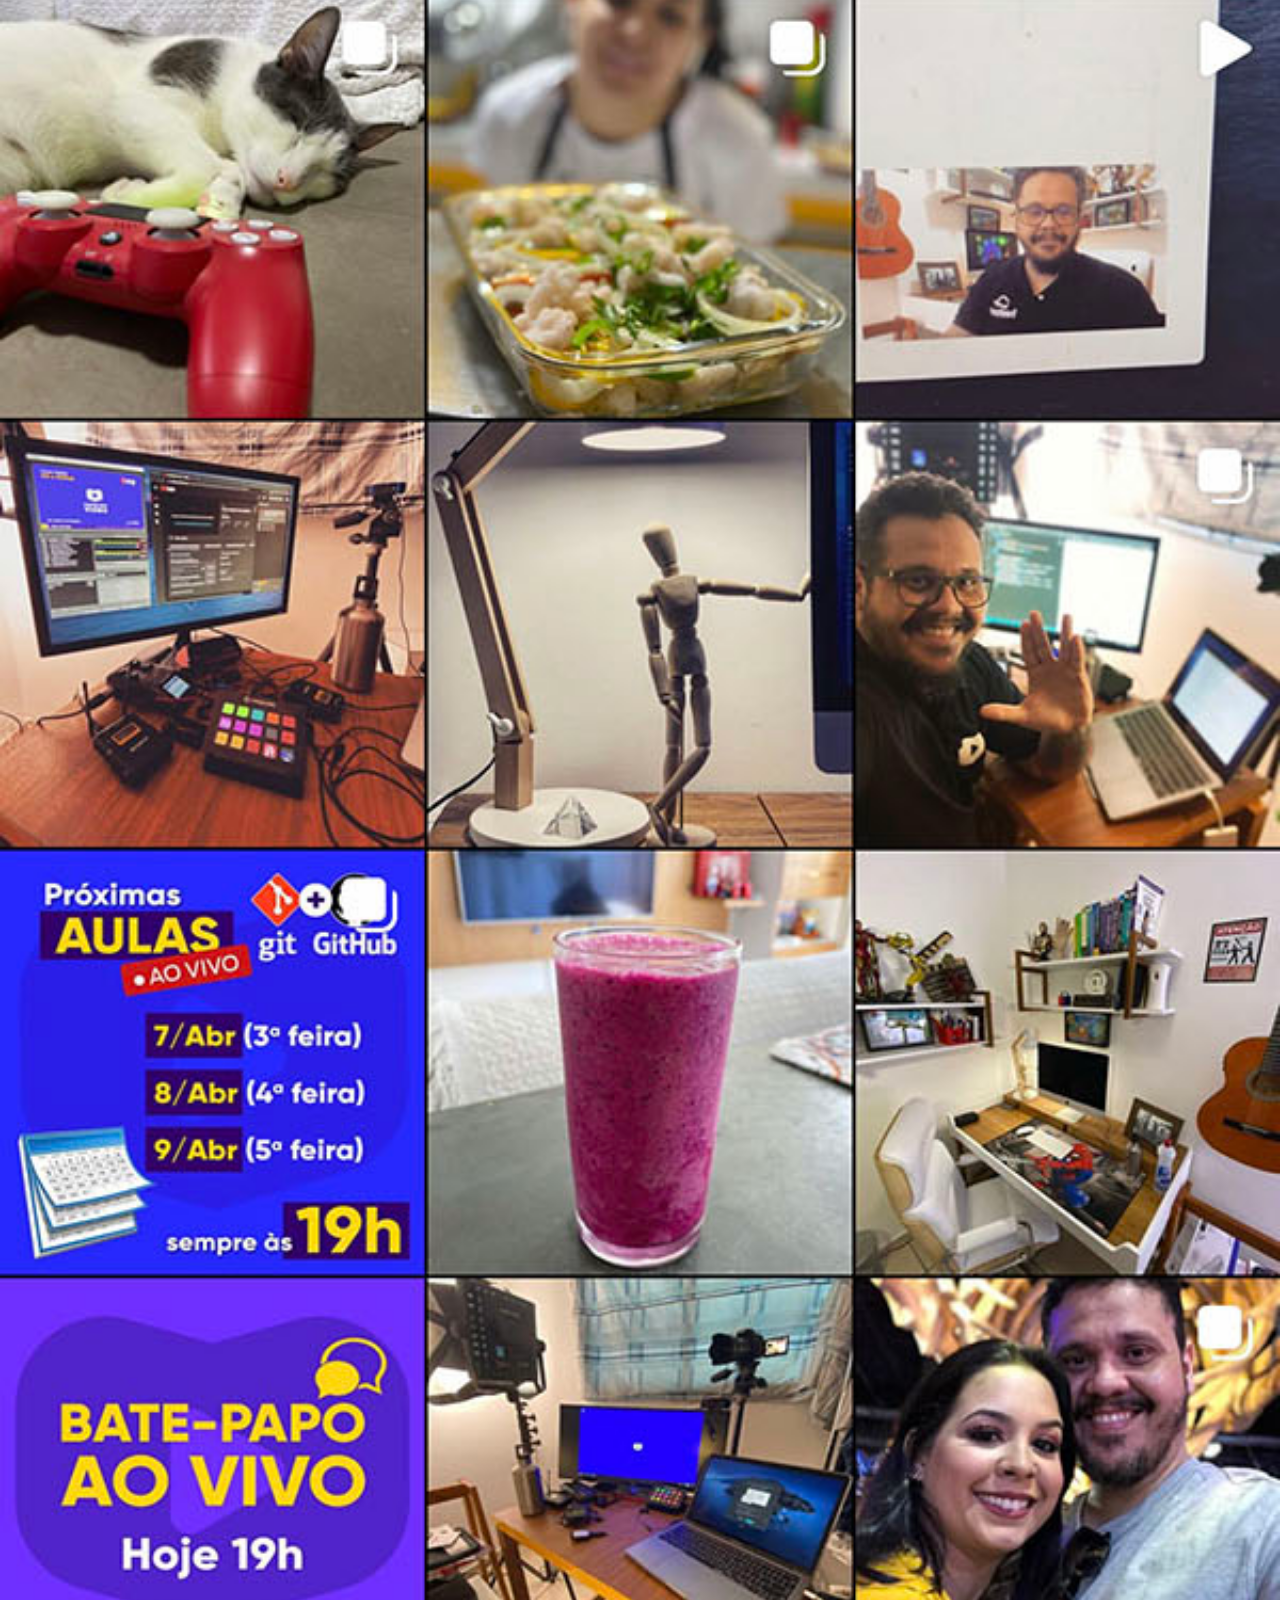
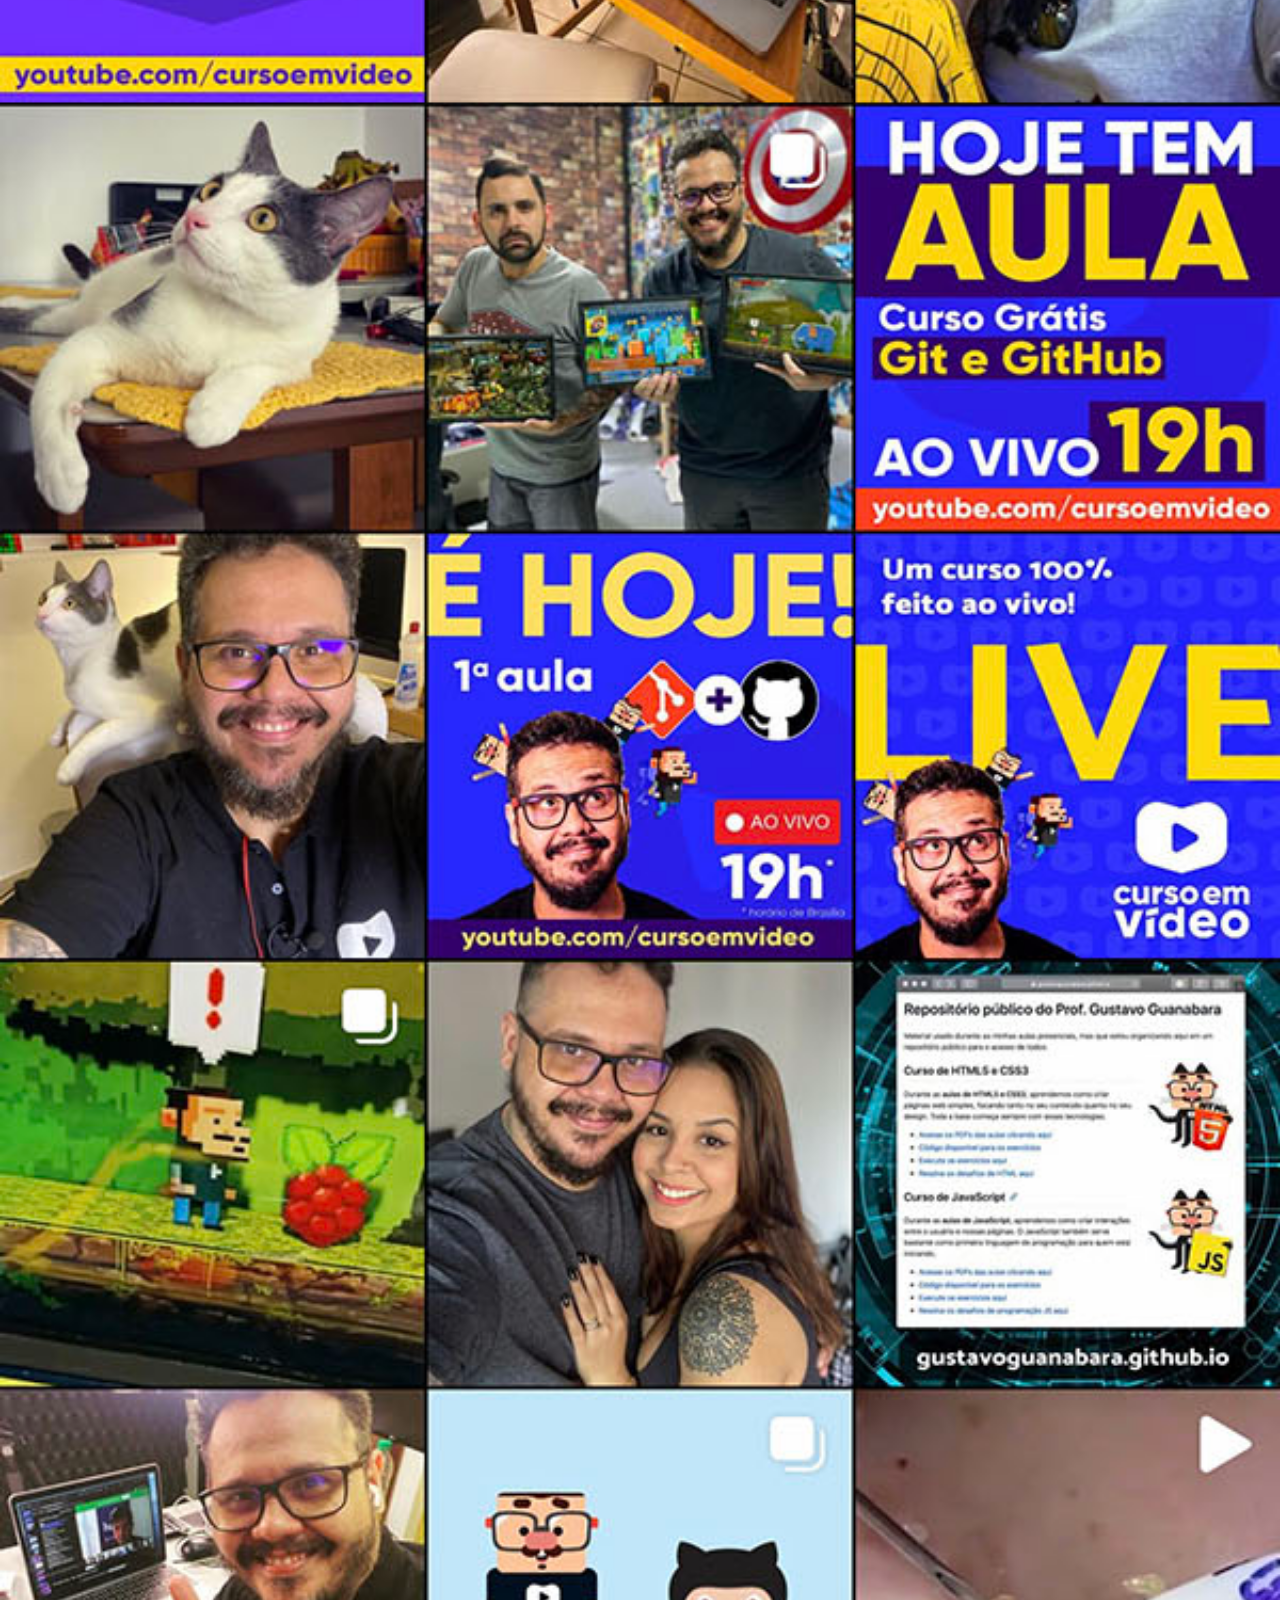
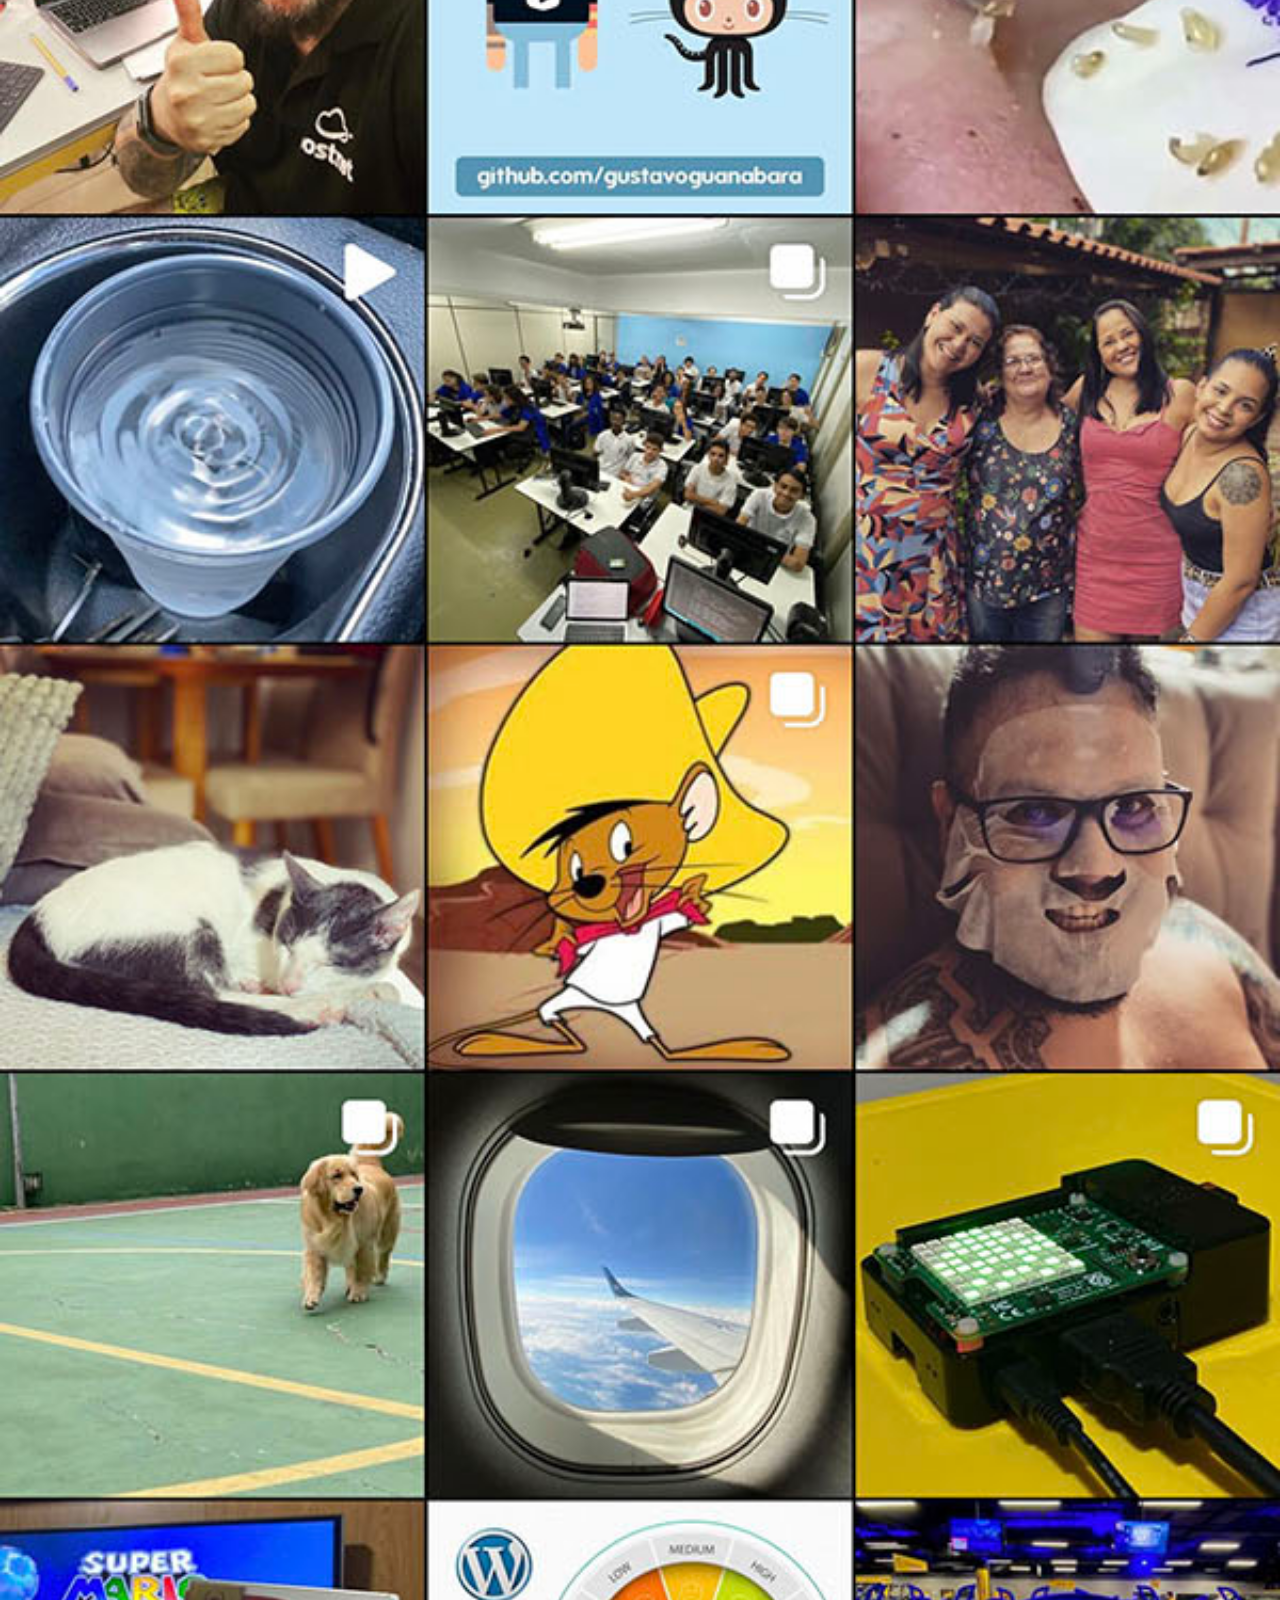
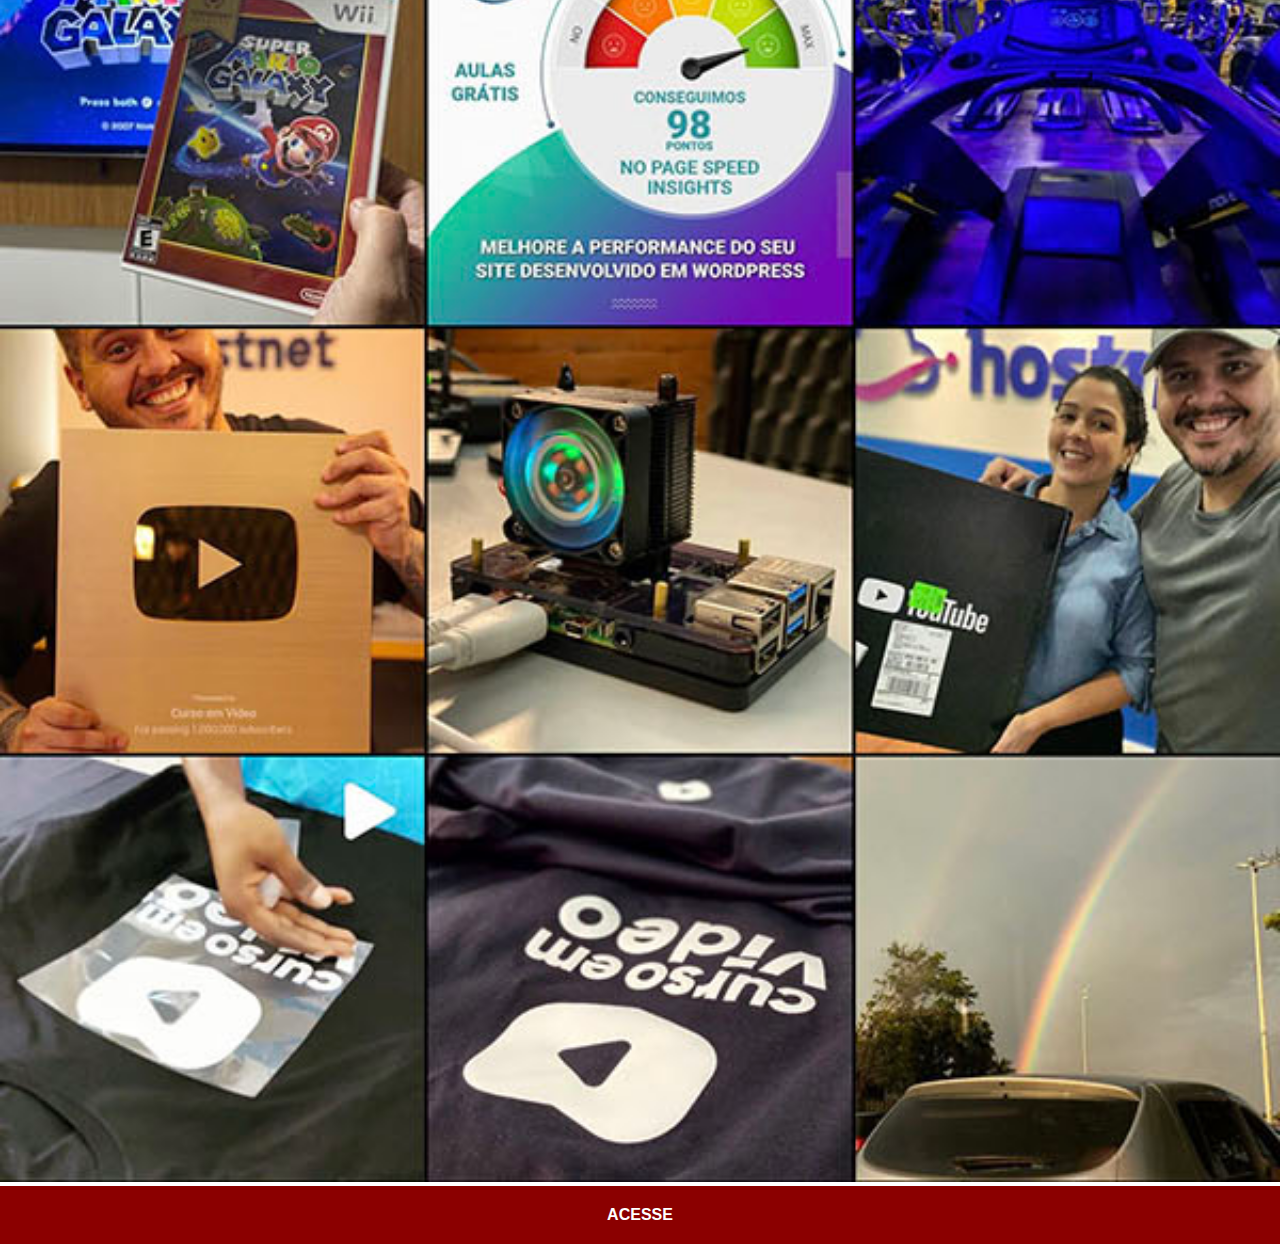
<file: instagram.html>
<!DOCTYPE html>
<html lang="pt-br">
<head>
    <meta charset="UTF-8">
    <meta http-equiv="X-UA-Compatible" content="IE=edge">
    <meta name="viewport" content="width=device-width, initial-scale=1.0">
    <title>Instagram</title>
    <link rel="stylesheet" href="estilos/social.css">
</head>
<body>
    <img src="imagens/tela-instagram.jpg" alt="Instagram">
    <a href="https://www.instagram.com/thiagonascii/" target="_blank">ACESSE</a>
</body>
</html>
</file>
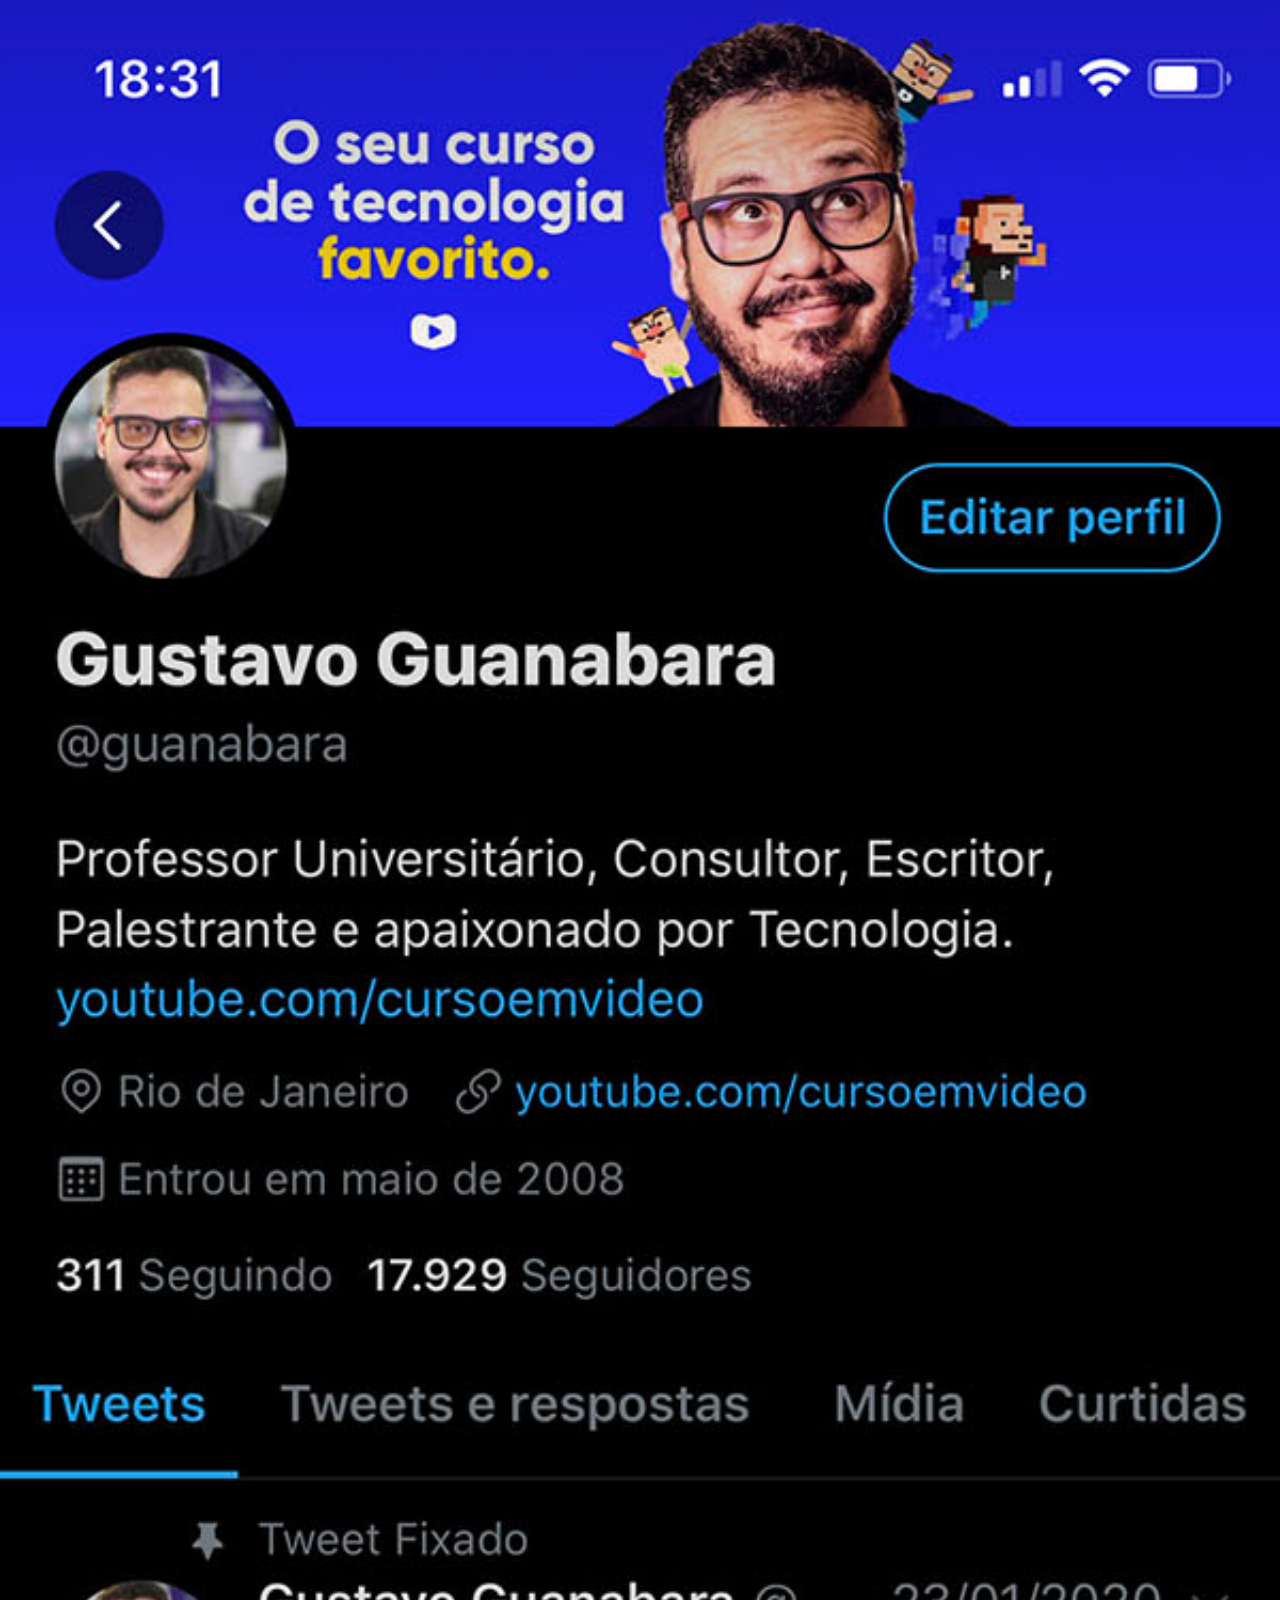
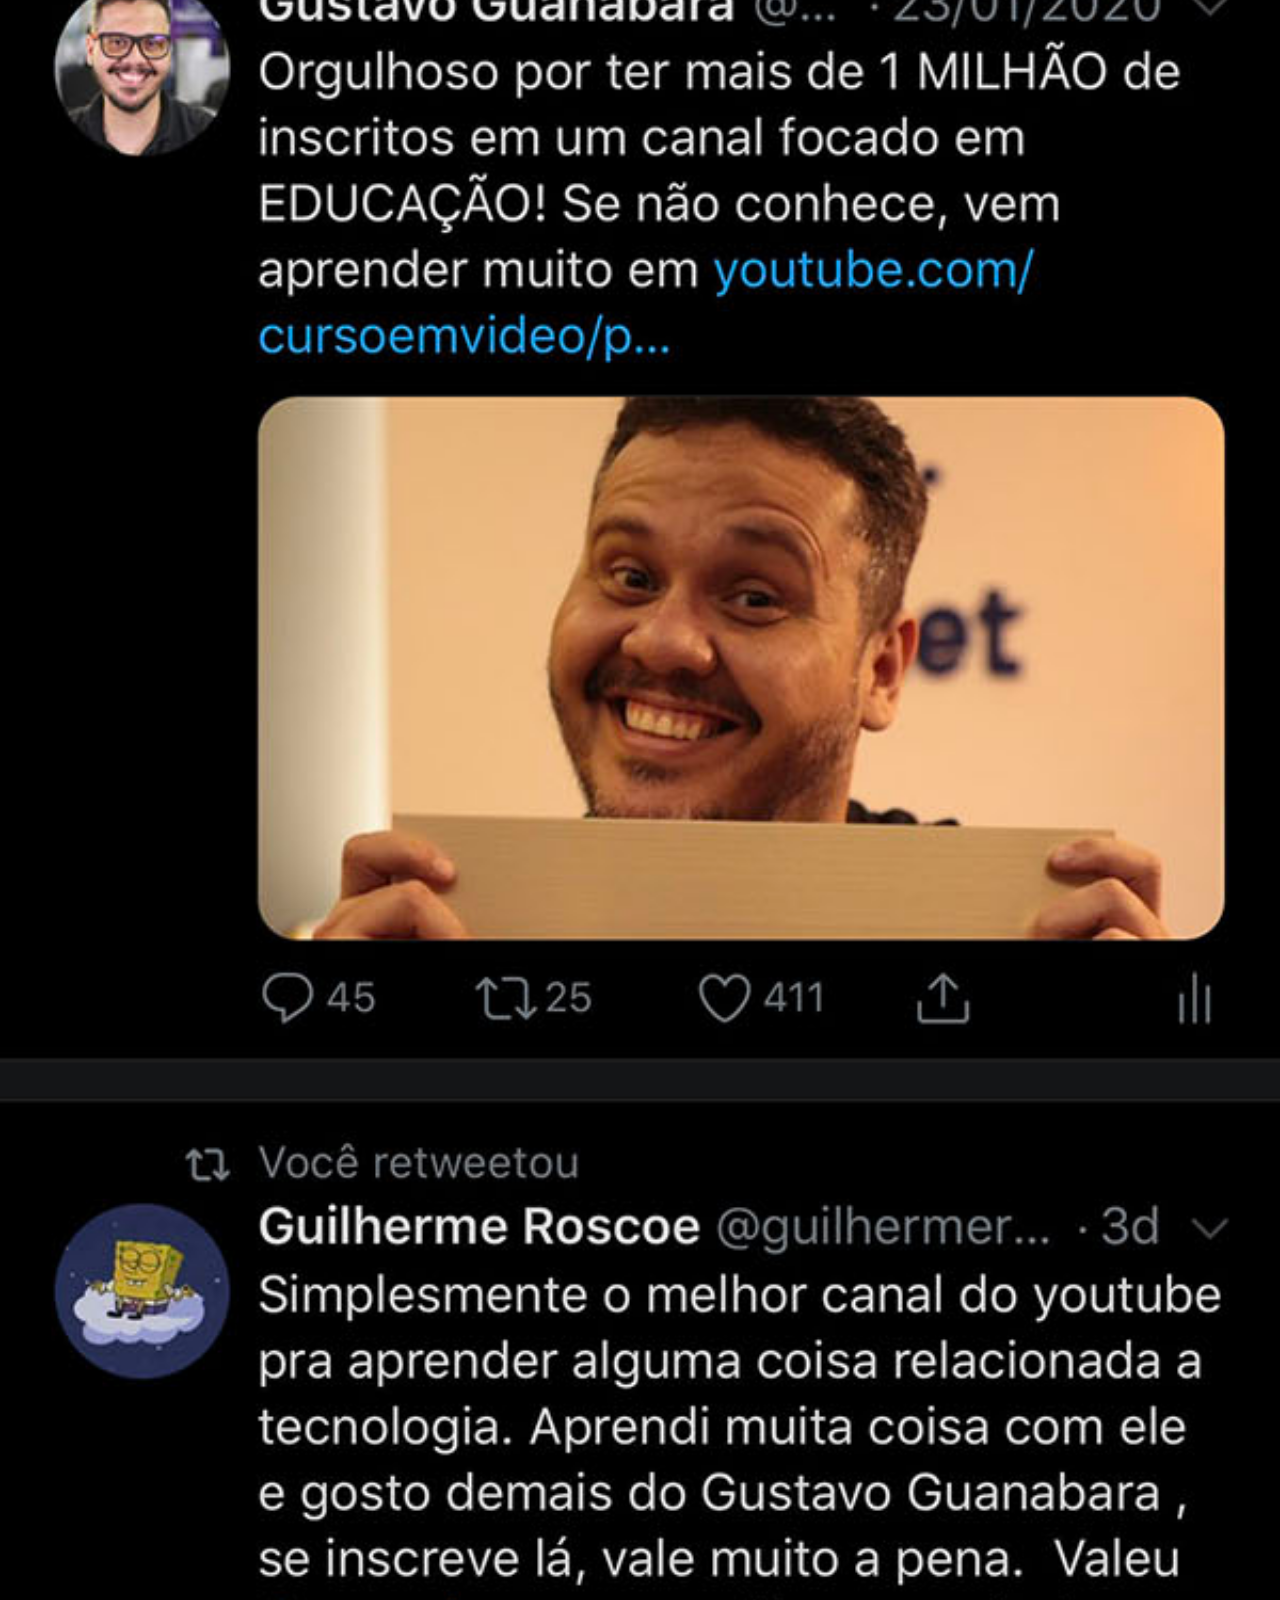
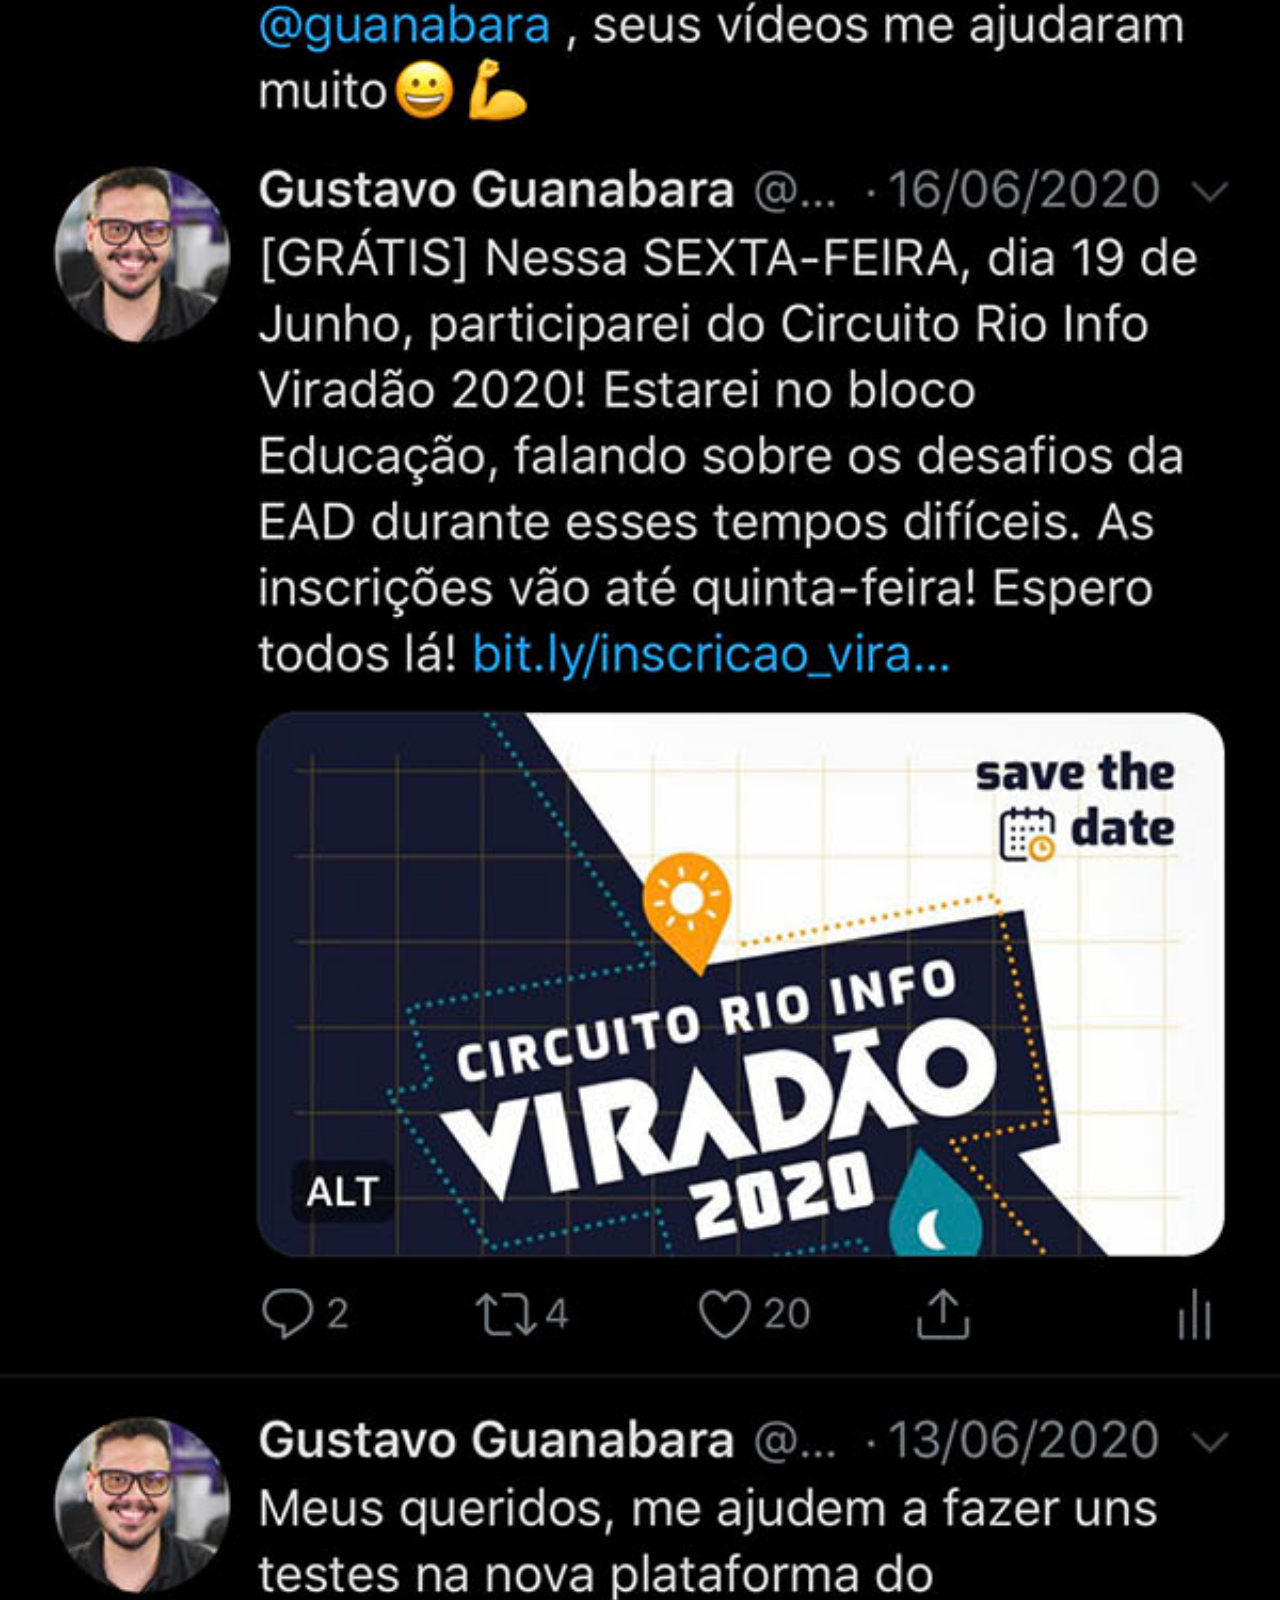
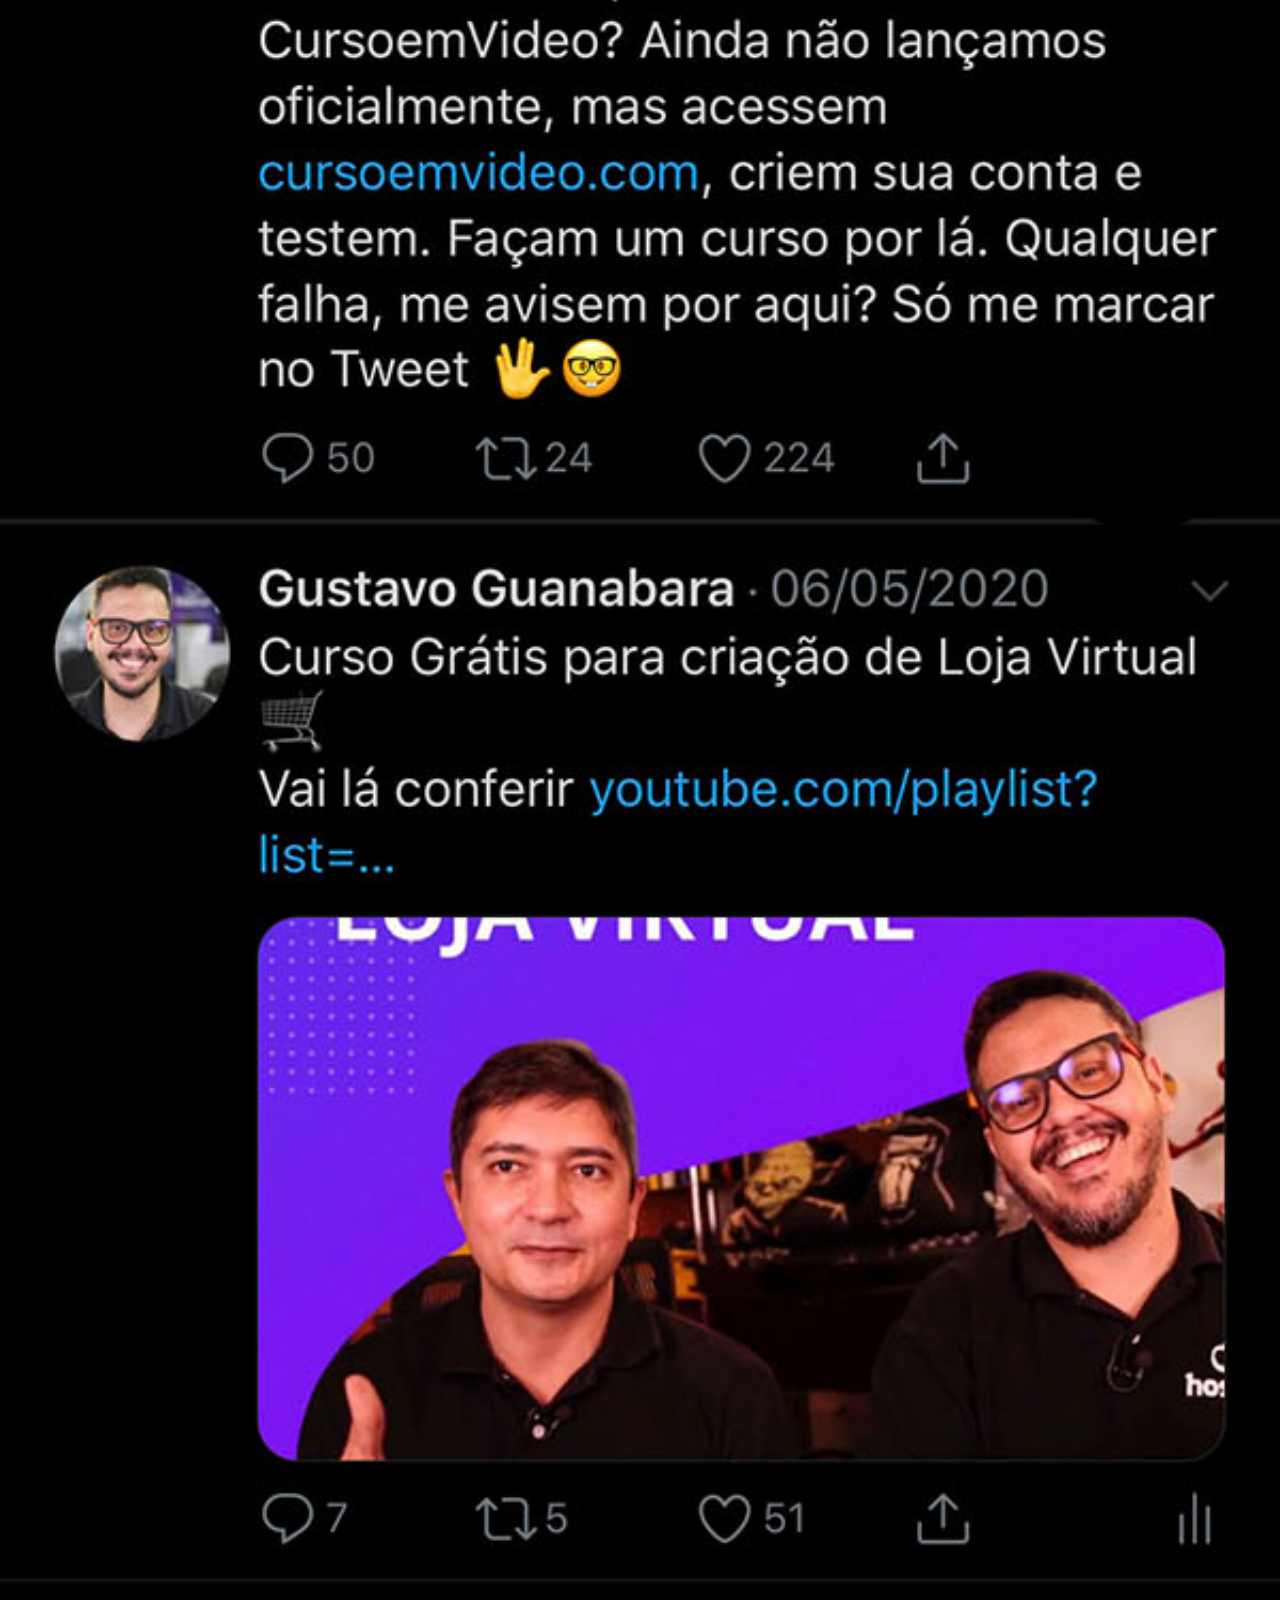
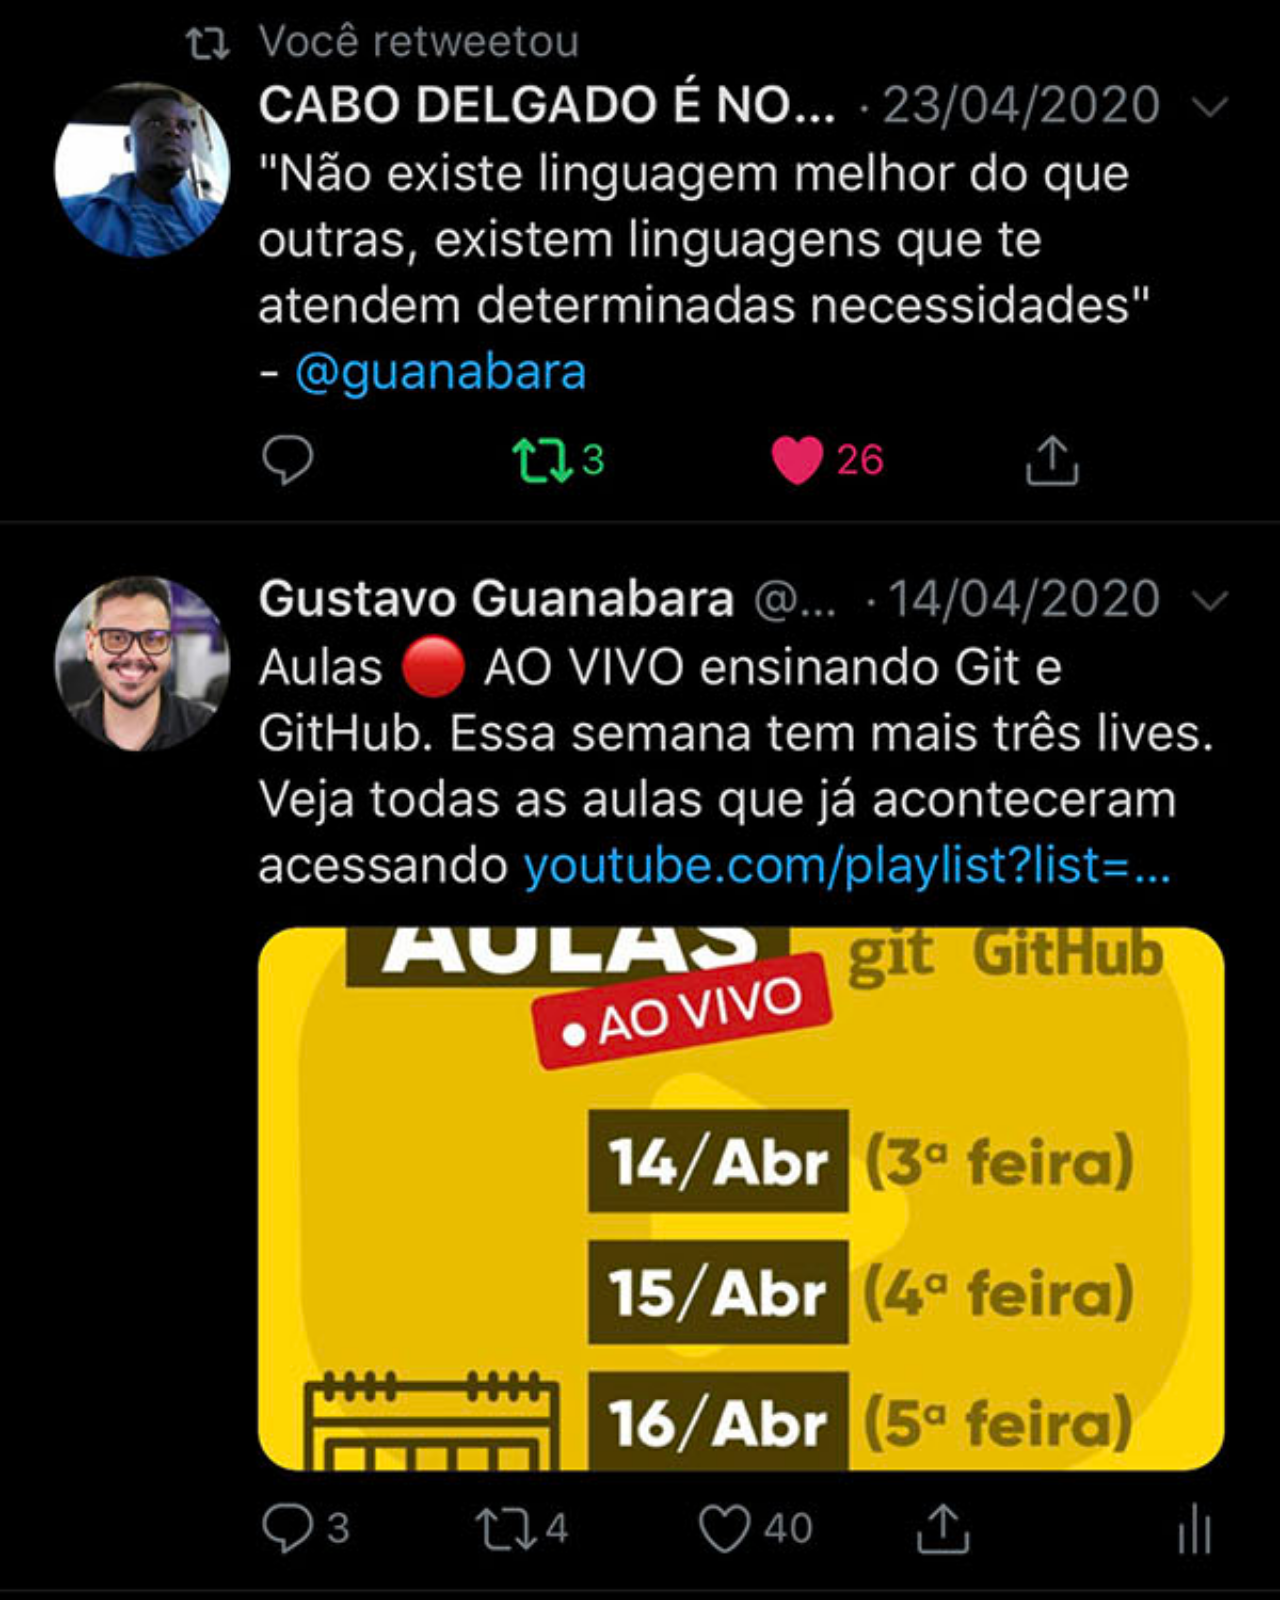
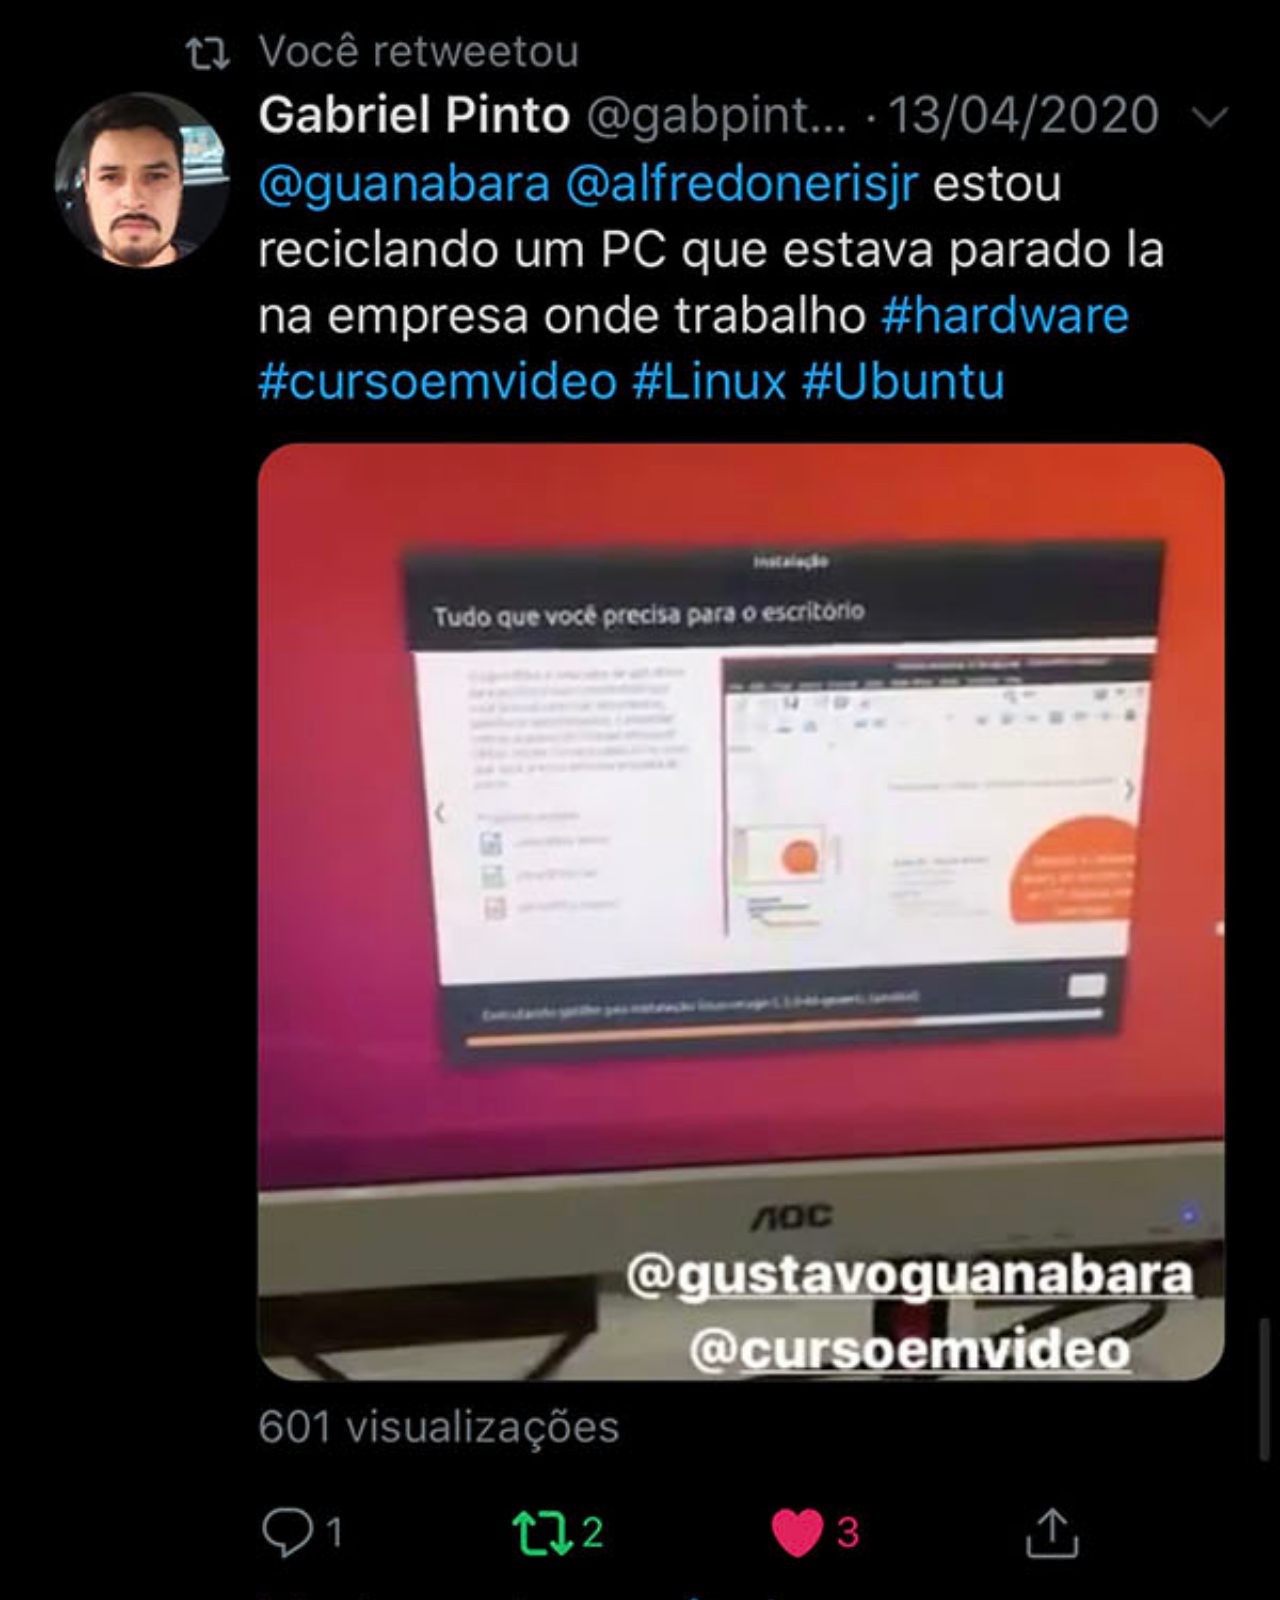
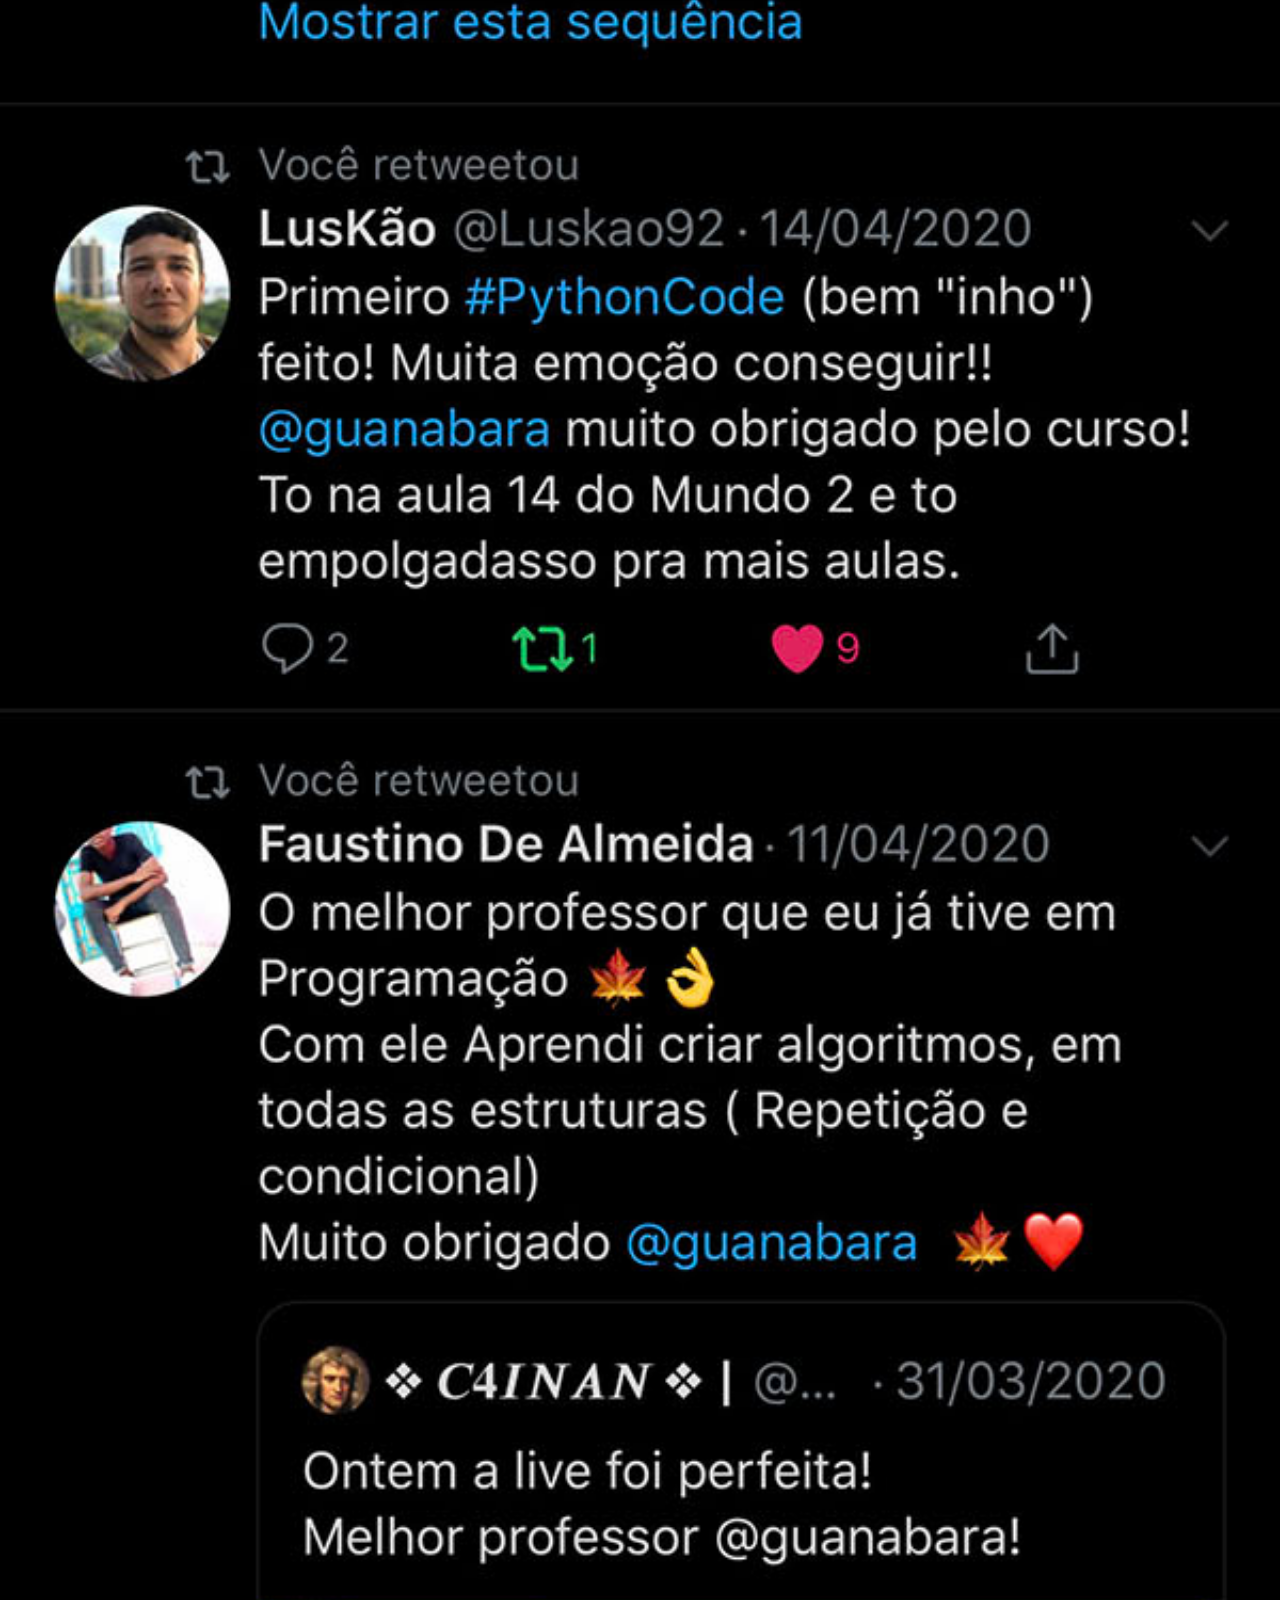
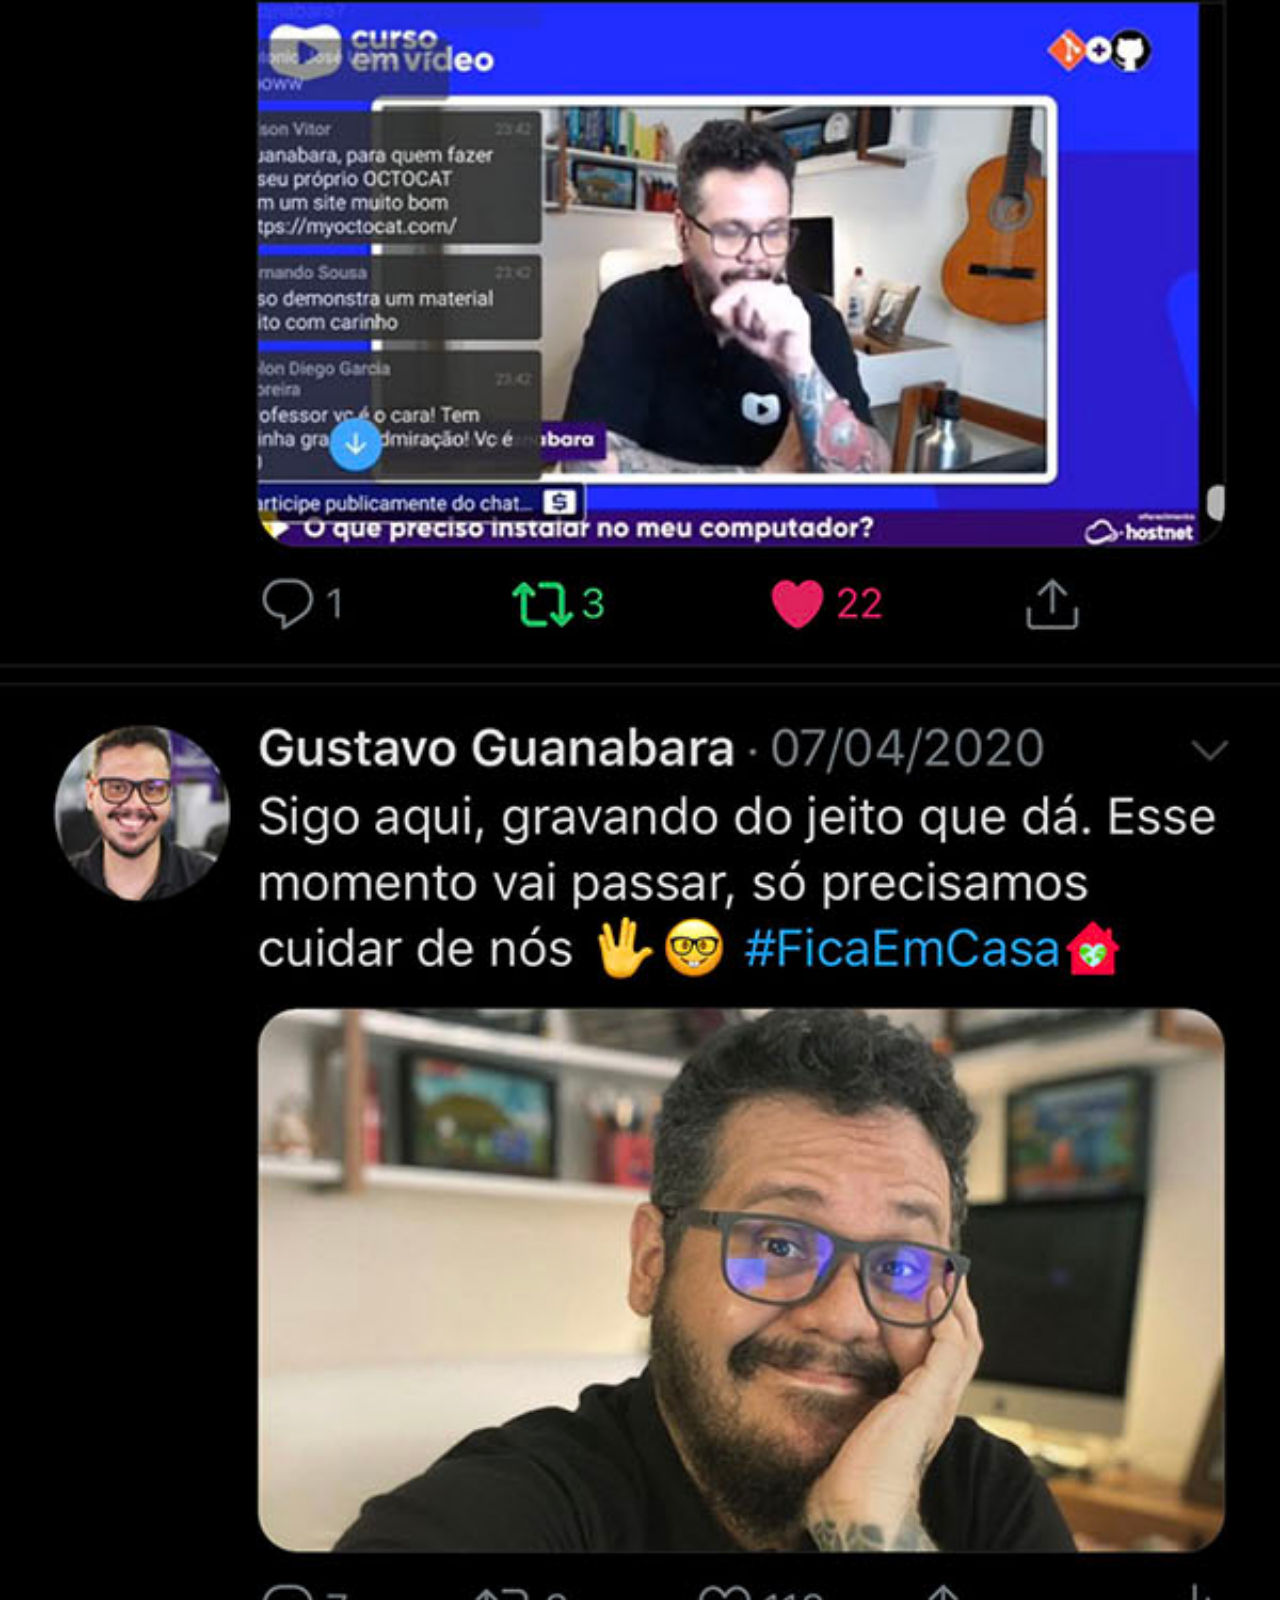
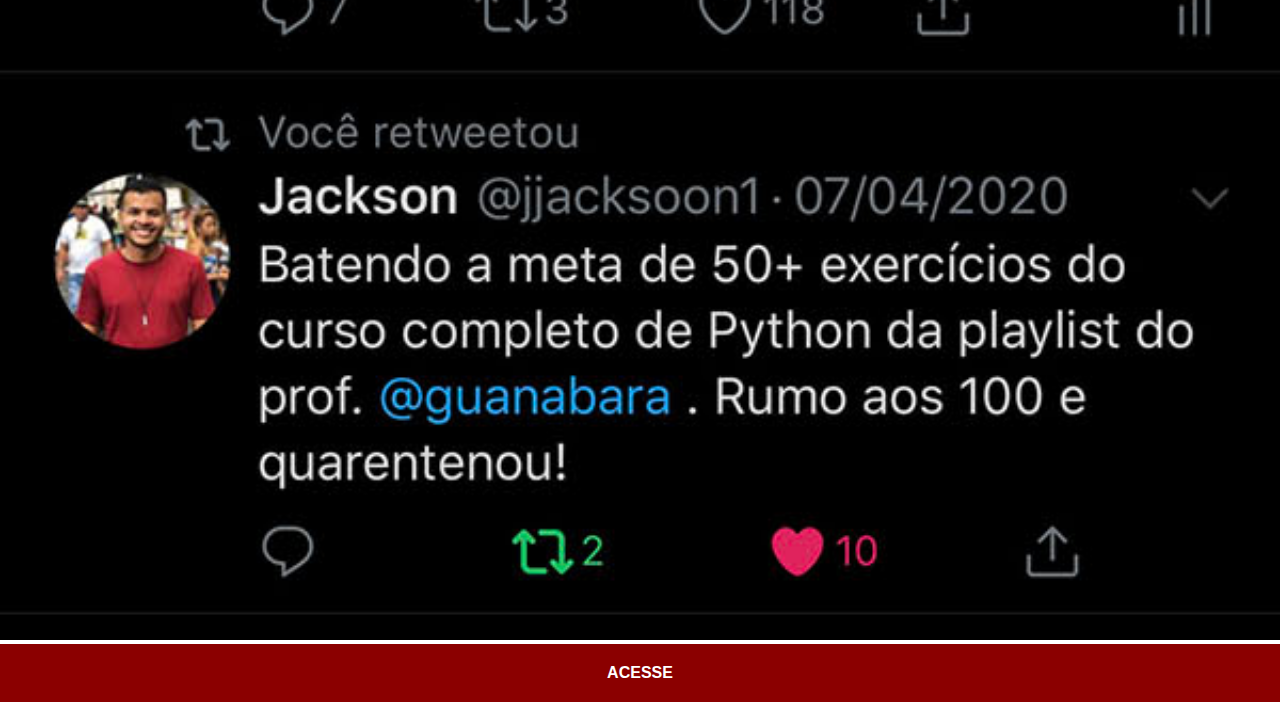
<file: twitter.html>
<!DOCTYPE html>
<html lang="pt-br">
<head>
    <meta charset="UTF-8">
    <meta http-equiv="X-UA-Compatible" content="IE=edge">
    <meta name="viewport" content="width=device-width, initial-scale=1.0">
    <title>Twitter</title>
    <link rel="stylesheet" href="estilos/social.css">
</head>
<body>
    <img src="imagens/tela-twitter.jpg" alt="Twitter">
    <a href="https://twitter.com/thiagonasciii" target="_blank">ACESSE</a>
</body>
</html>
</file>
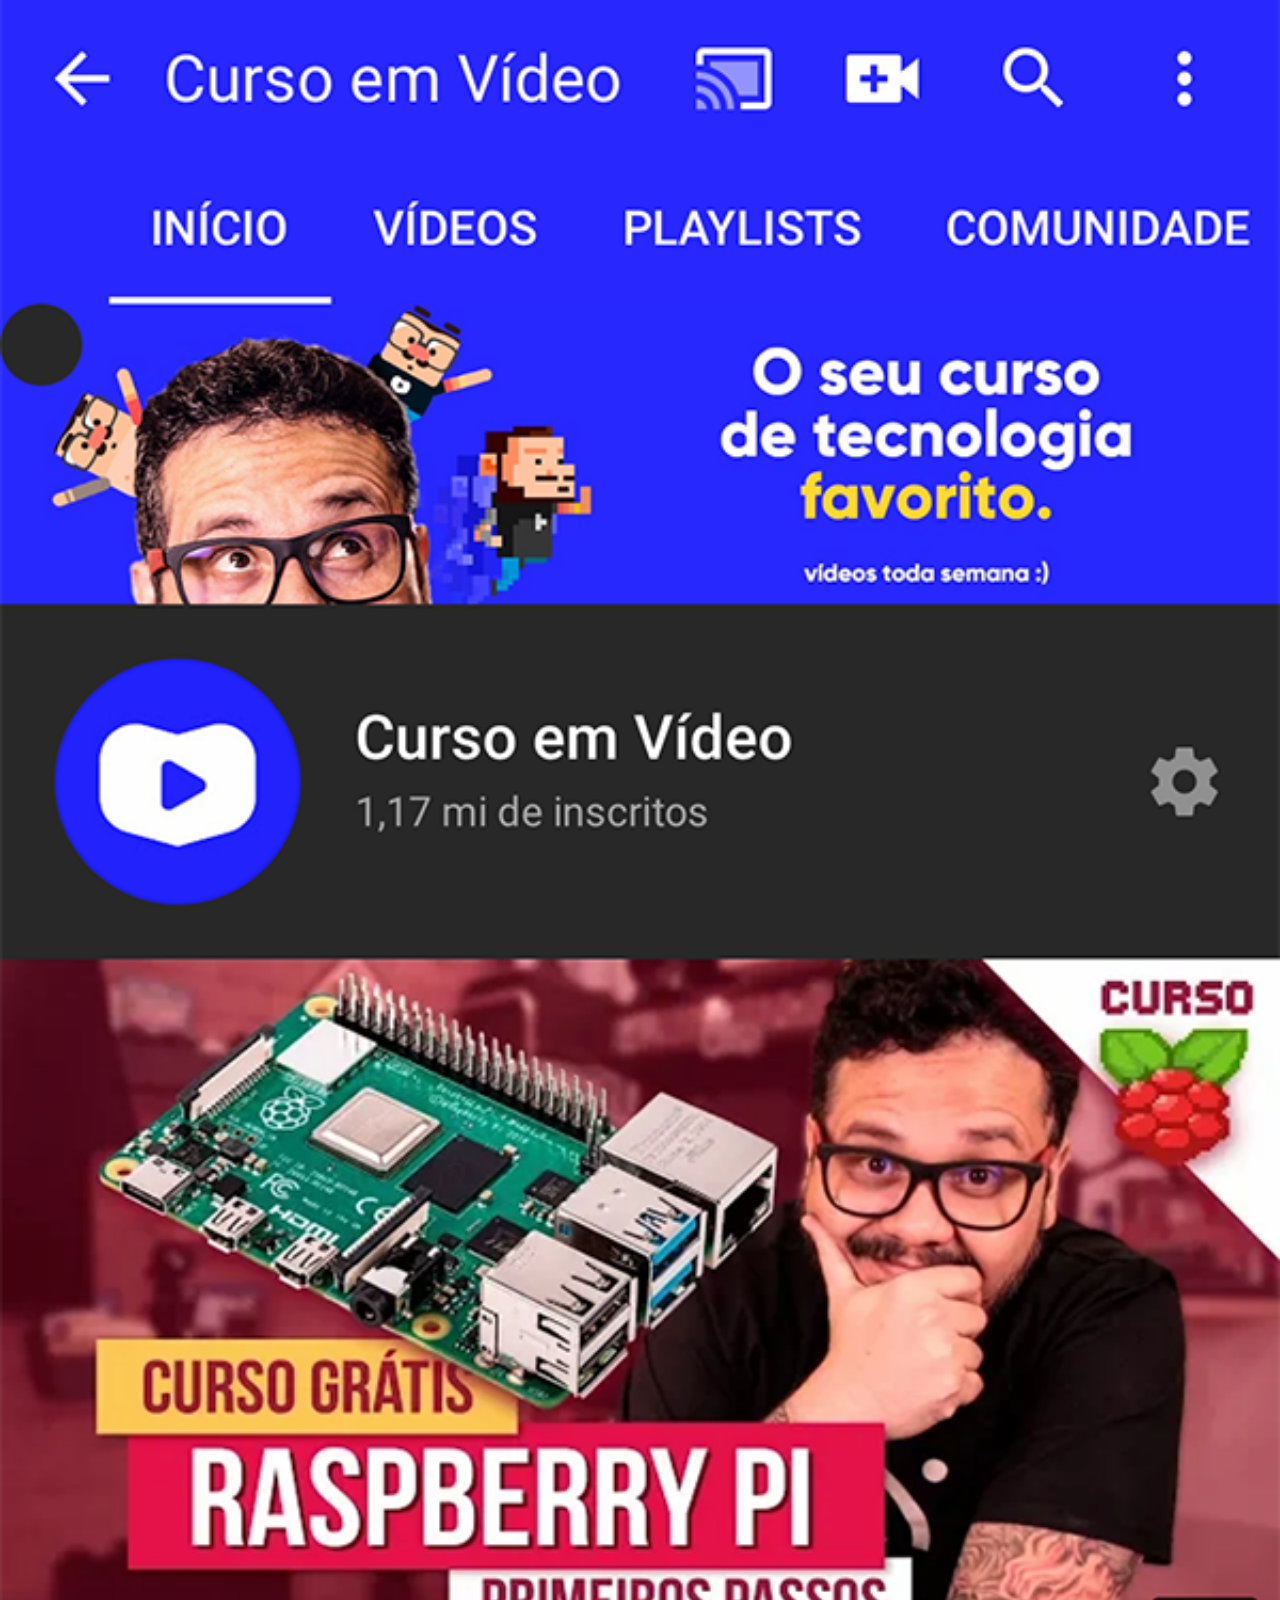
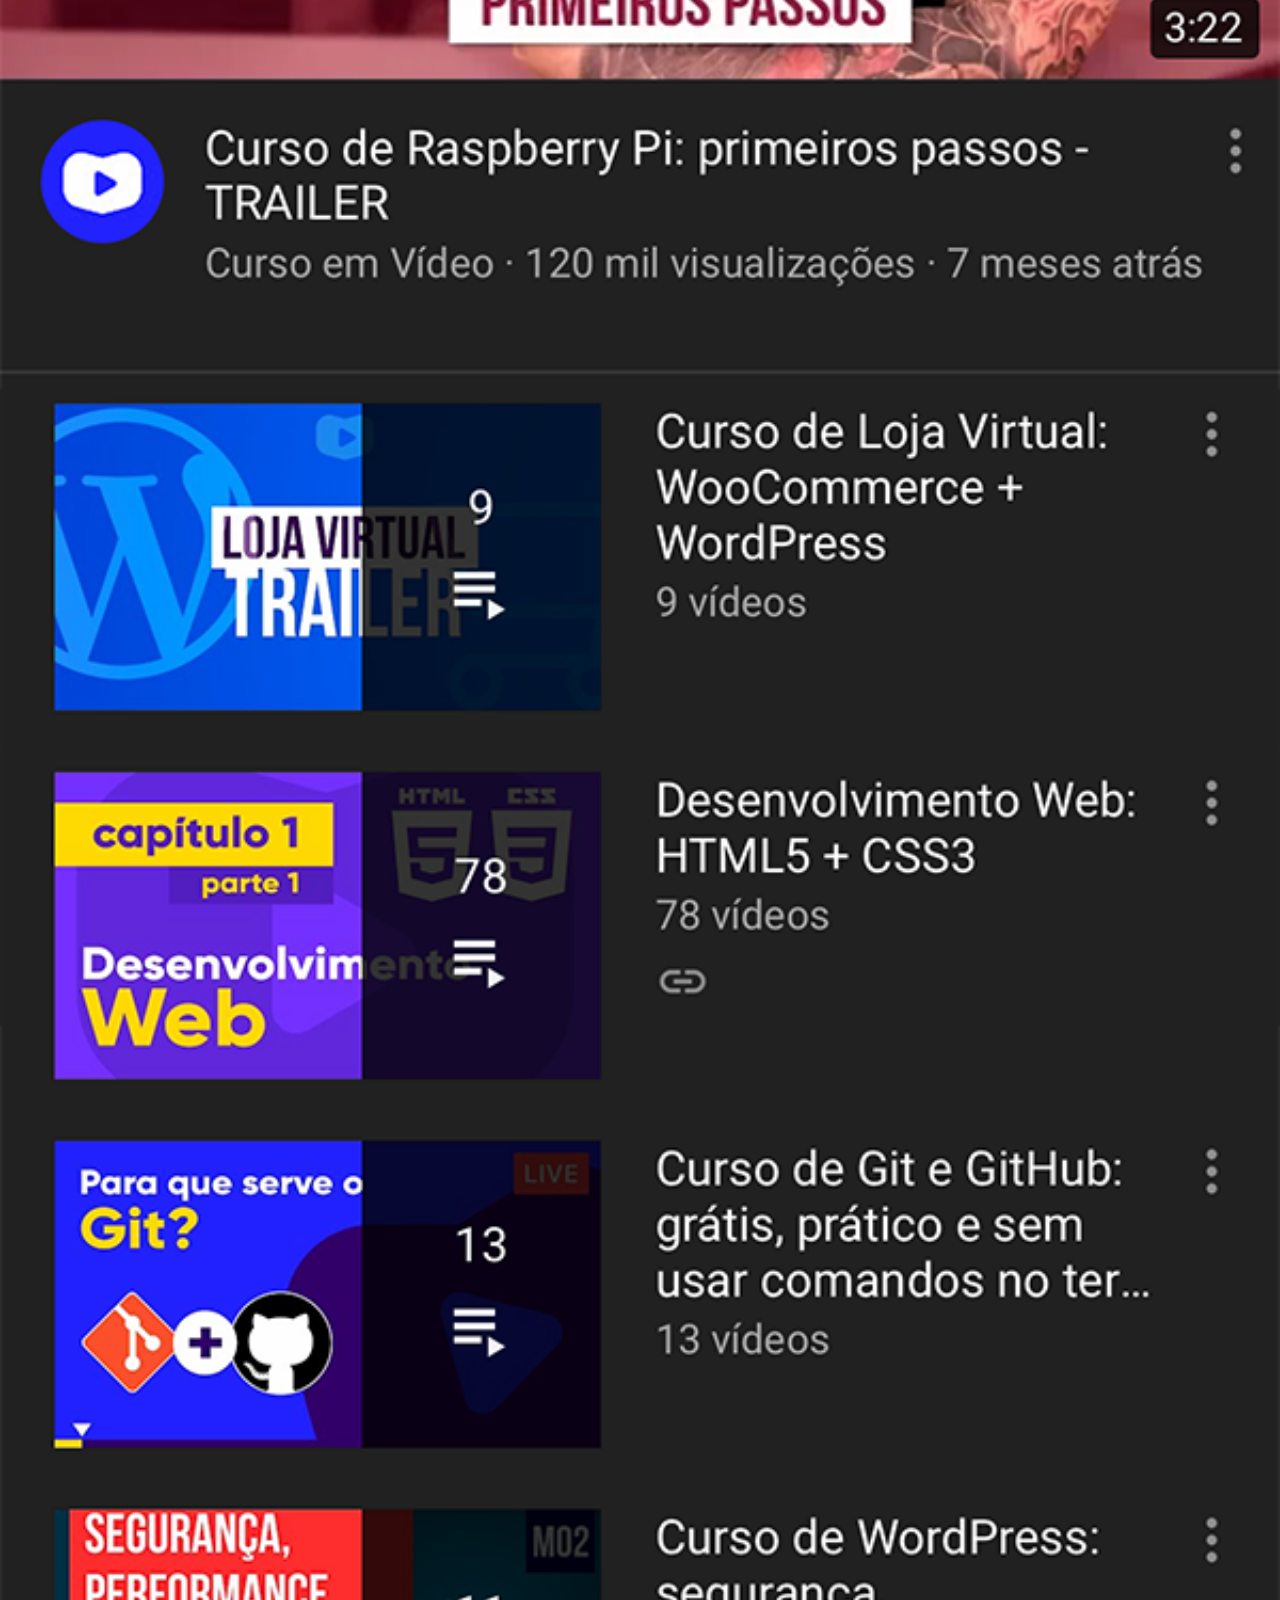
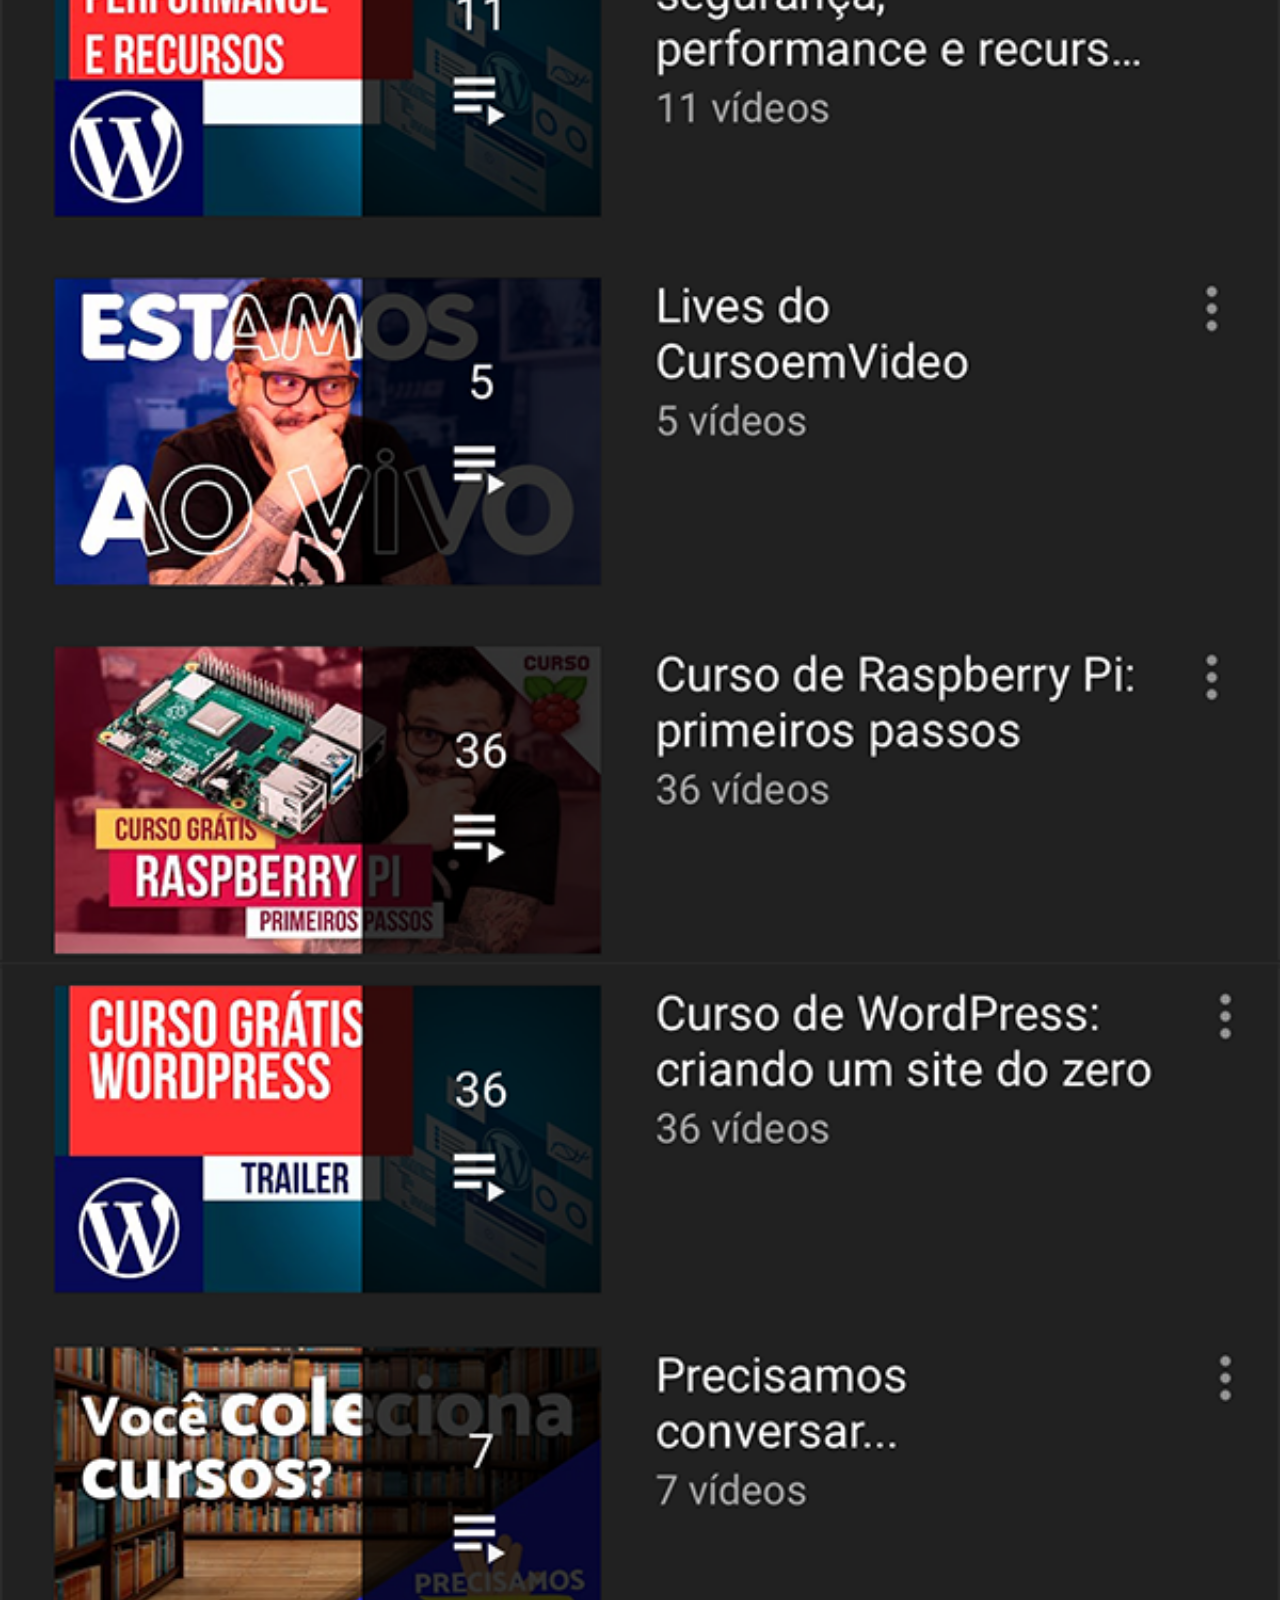
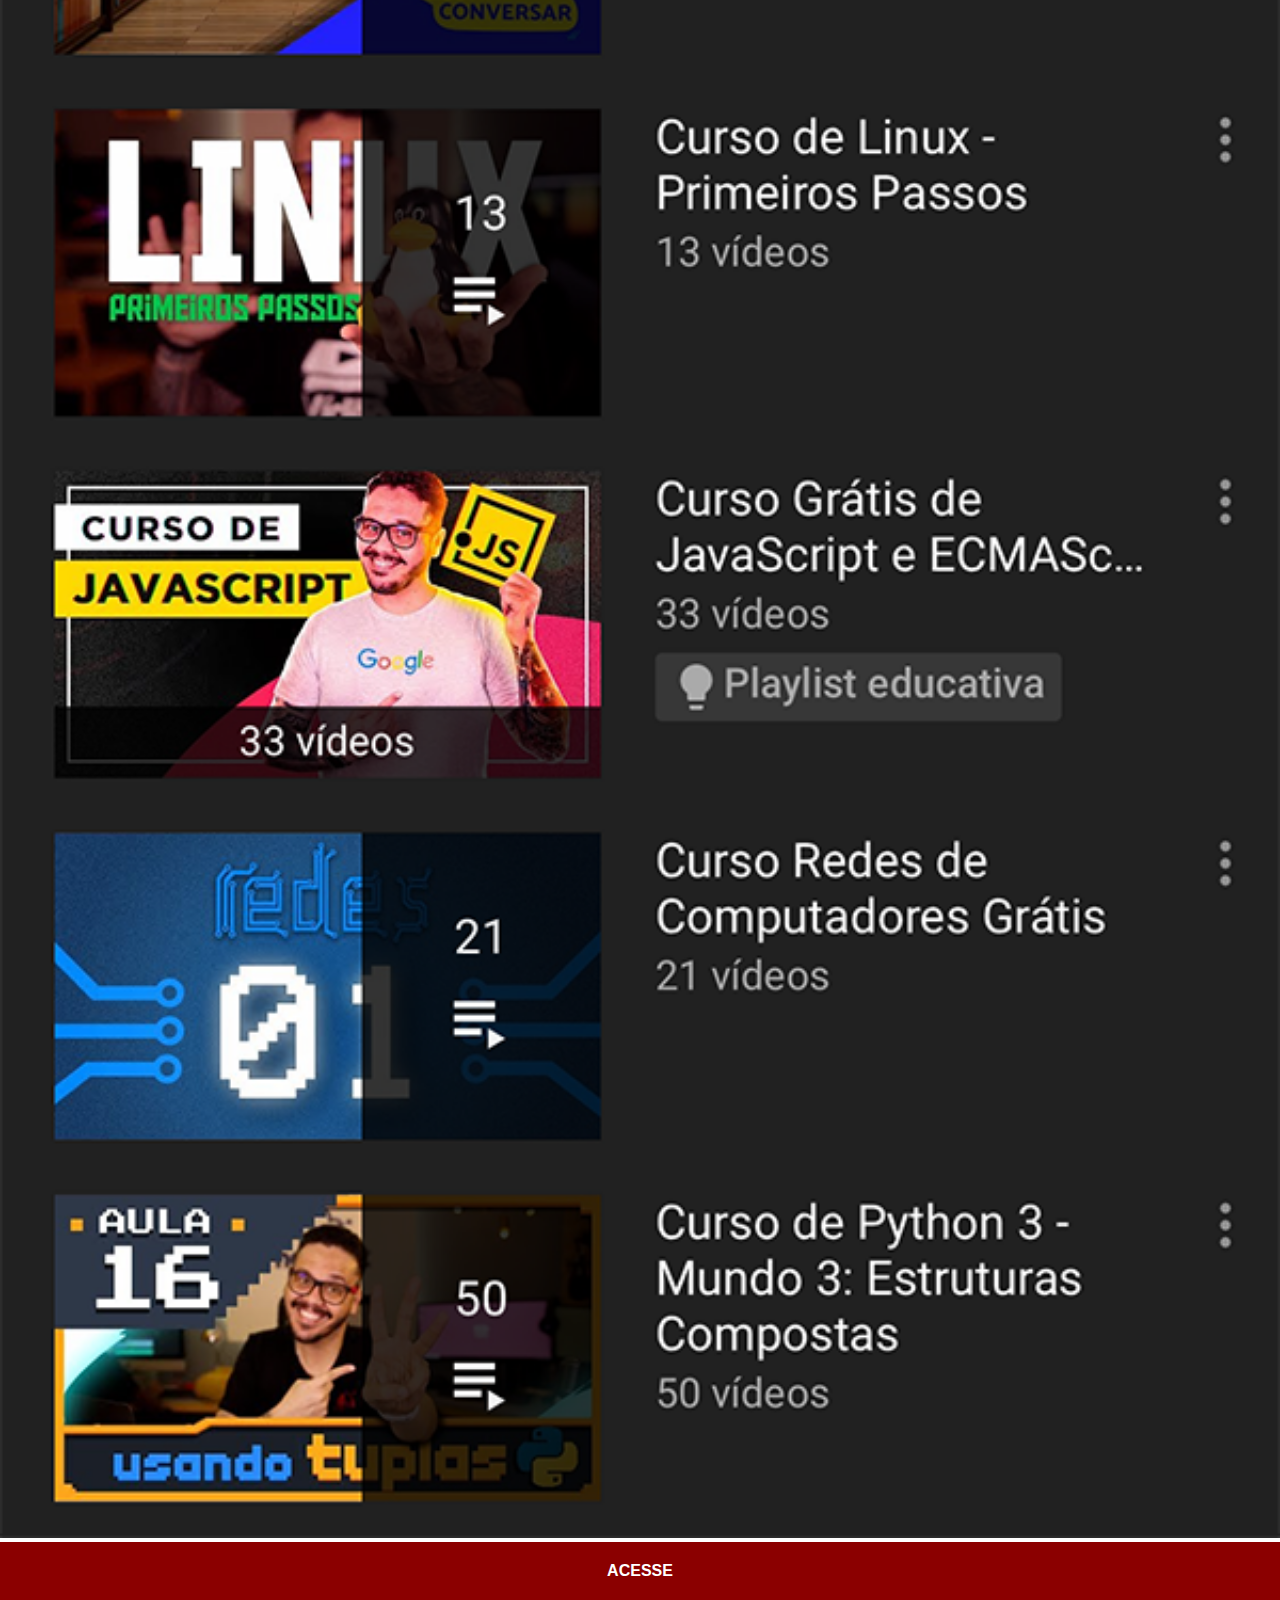
<file: youtube.html>
<!DOCTYPE html>
<html lang="pt-br">
<head>
    <meta charset="UTF-8">
    <meta http-equiv="X-UA-Compatible" content="IE=edge">
    <meta name="viewport" content="width=device-width, initial-scale=1.0">
    <title>YouTube</title>
   <link rel="stylesheet" href="estilos/social.css">
</head>
<body>
    <img src="imagens/tela-youtube.png" alt="YouTube">
    <a href="https://www.youtube.com/@CursoemVideo/playlists" target="_blank">ACESSE</a>
</body>
</html>
</file>
<file: estilos/style.css>
@charset "UTF-8";

* {
    margin: 0px;
    padding: 0px;
    font-family: Arial, Helvetica, sans-serif;
}

html, body {
    height: 100vh;
    width: 100vw;
    background-color: black;
}

body {
    background: url(../imagens/fundo-madeira.jpg) no-repeat top center;
    background-size: cover;
    background-attachment: fixed;
}

main {
    position: relative;
    height: 100vh;    
}

section#telefone {
    position: absolute;
    top: 50%;
    left: 50%;
    transform: translate(-50%, -50%);

    height: 627px;
    width: 311px;
    background: url(../imagens/frame-iphone.png) no-repeat;
}

iframe#tela {
    position: relative;
    top: 80px;
    left: 22px;
    height: 471px;
    width: 270px;
}

section#redes-sociais {
    text-align: right;
}

section#redes-sociais img {
    width: 50px;
    margin: 10px;
    border-radius: 50%;
    box-shadow: 2px 2px 5px rgba(0, 0, 0, 0.400);
    box-sizing: border-box;
}

section#redes-sociais img:hover {
    border: 2px solid rgba(255, 255, 255, 0.755);
    transform: translate(-3px, -3px);
    box-shadow: 5px 5px 10px rgba(0, 0, 0, 0.563);
    transition: transform .3s, border 1s;
}
</file>
<file: estilos/social.css>
@charset "UTF-8";

*{
    margin: 0px;
    padding: 0px;
    font-family: Arial, Helvetica, sans-serif;
}

::-webkit-scrollbar {
    height: 0px;
    width: 0px;
}

img {
    width: 100vw;
}

a {
    display: block;
    background-color: darkred;
    color: white;
    padding: 20px;
    text-align: center;
    font-weight: bolder;
    text-decoration: none;
}

a:hover {
    background-color: red;
}
</file>
